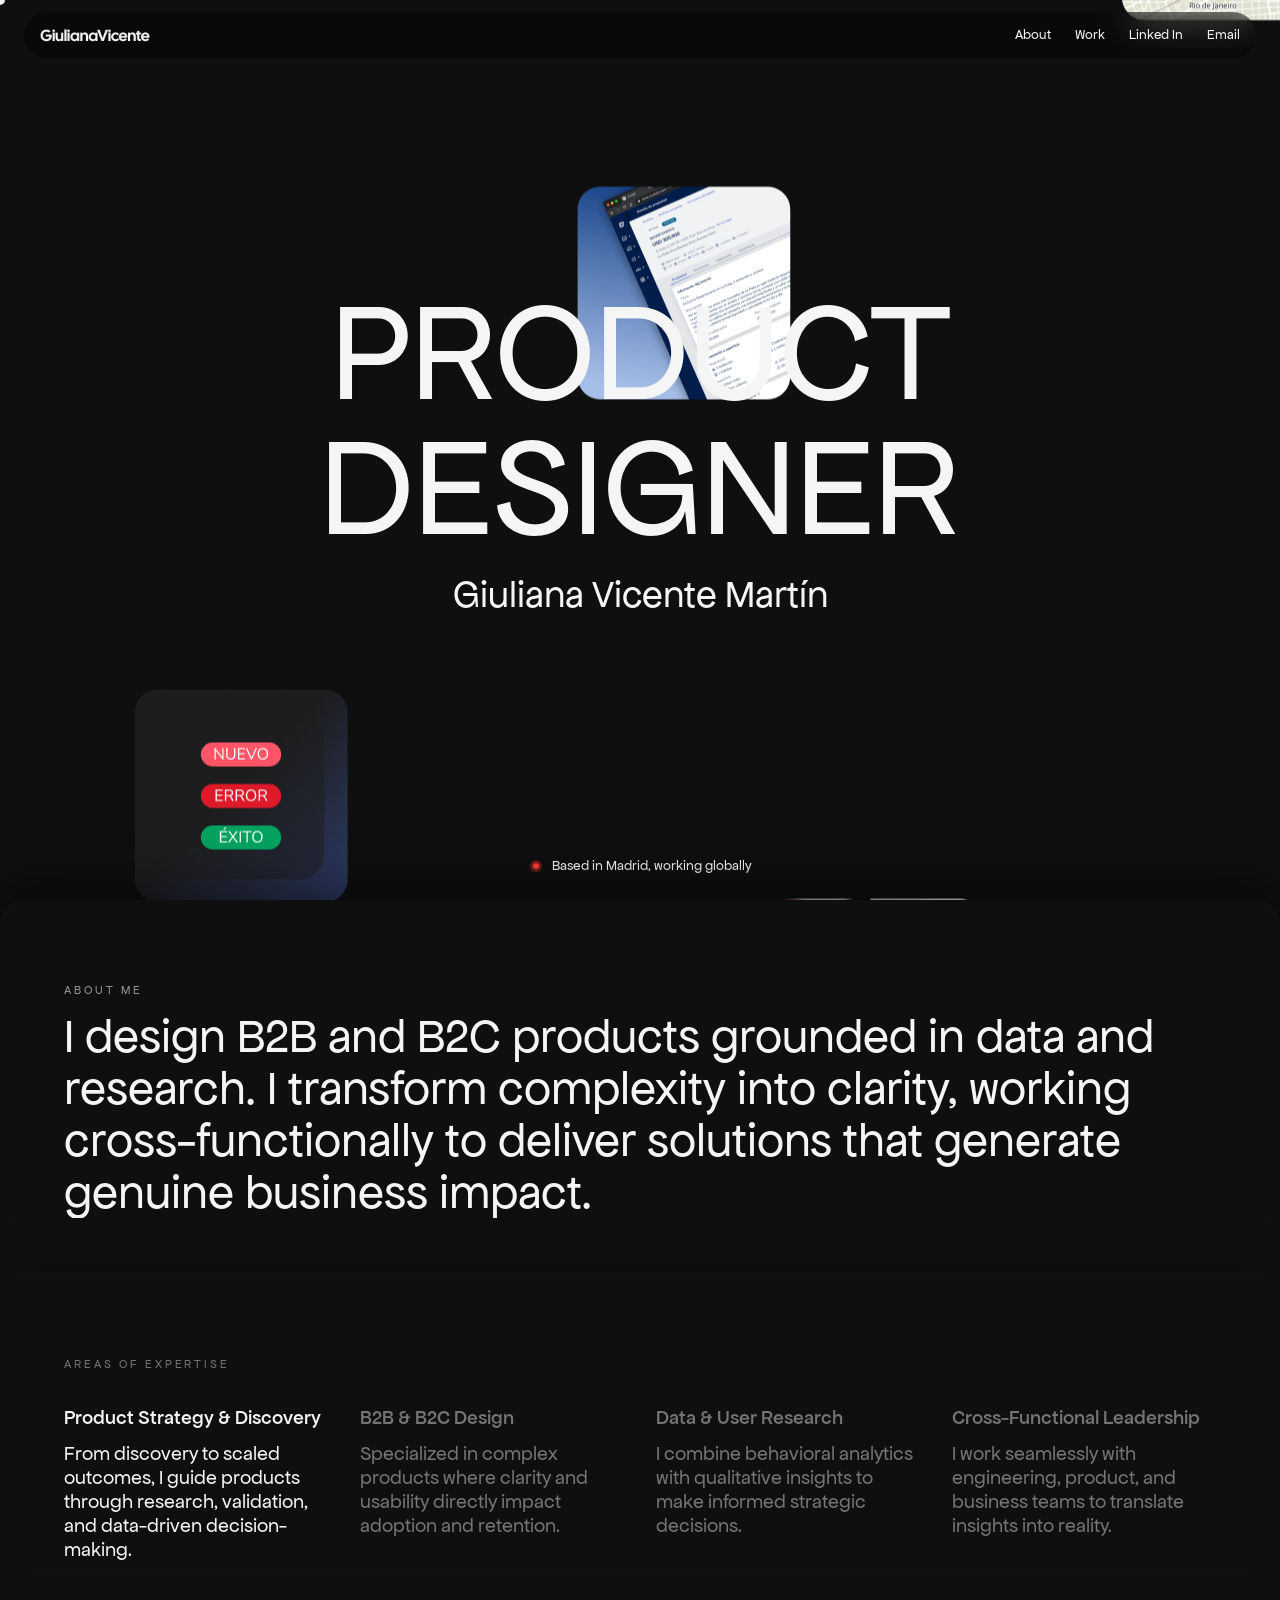
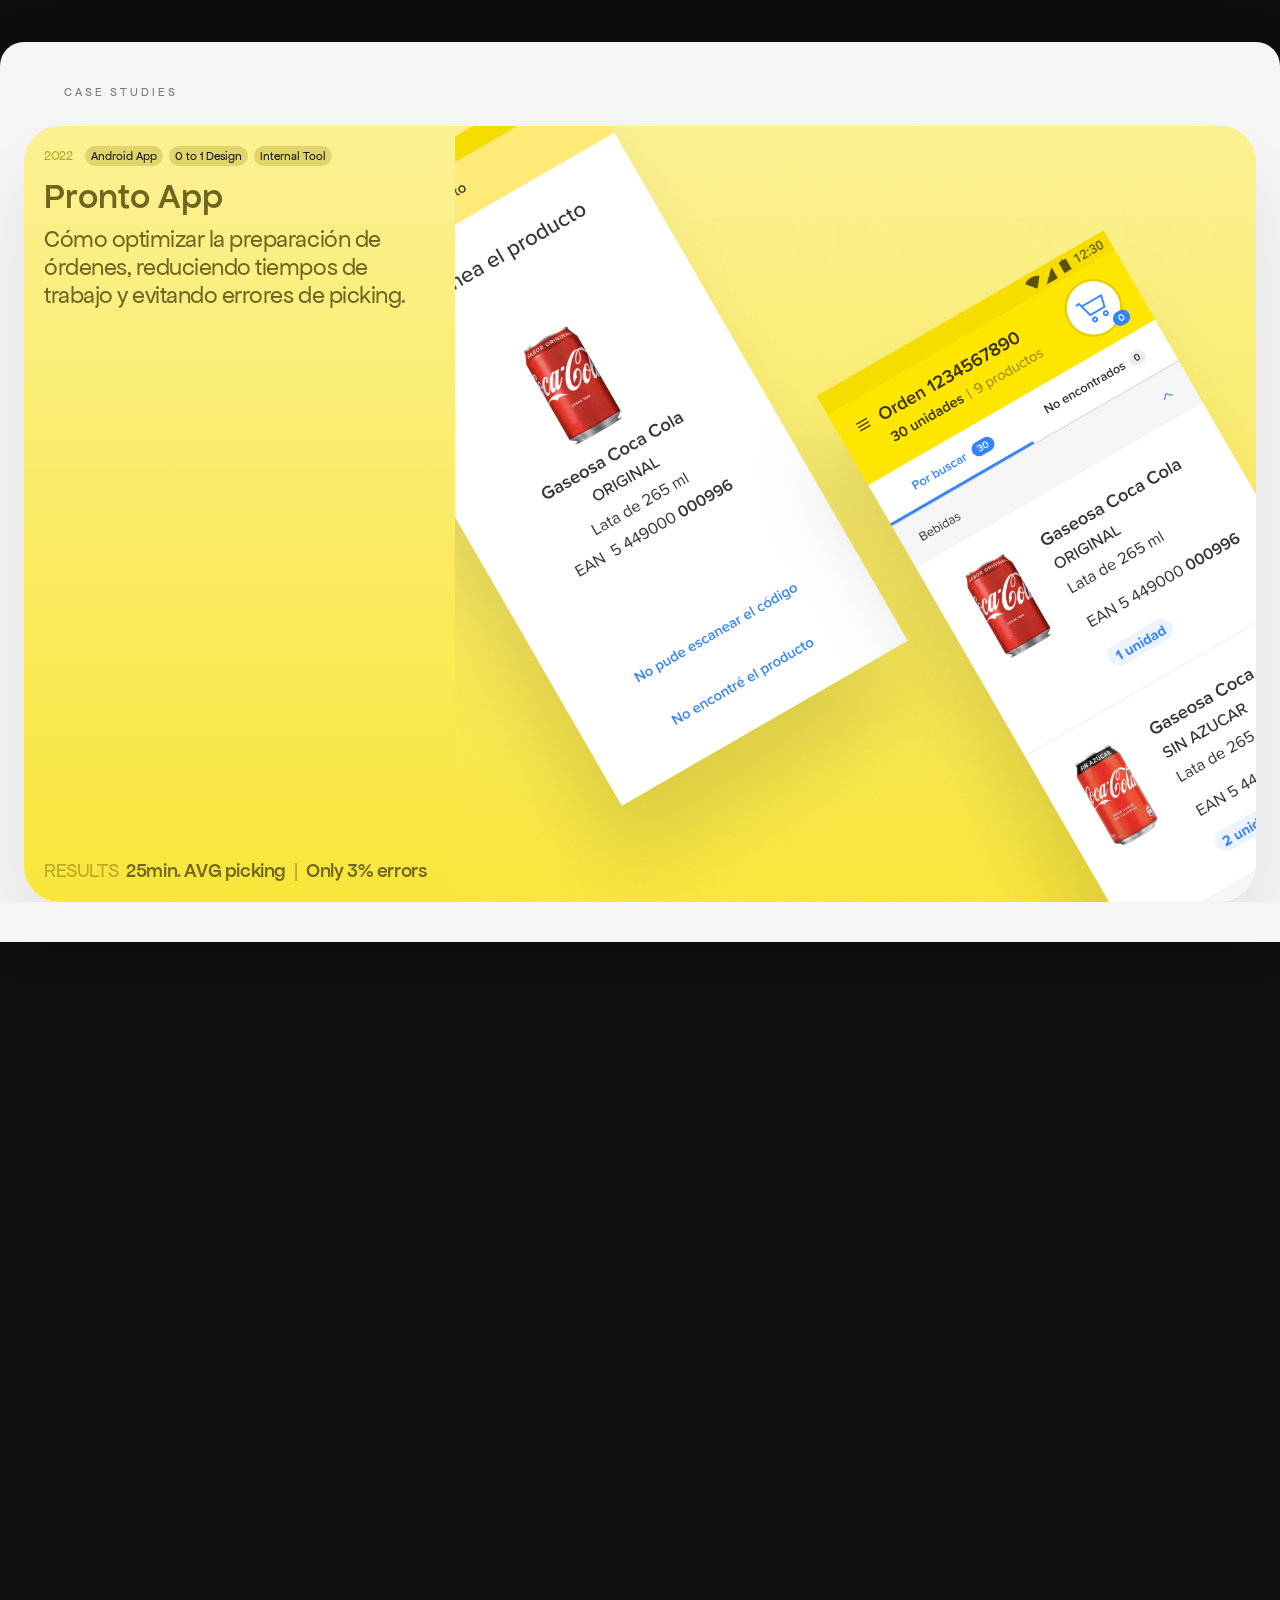
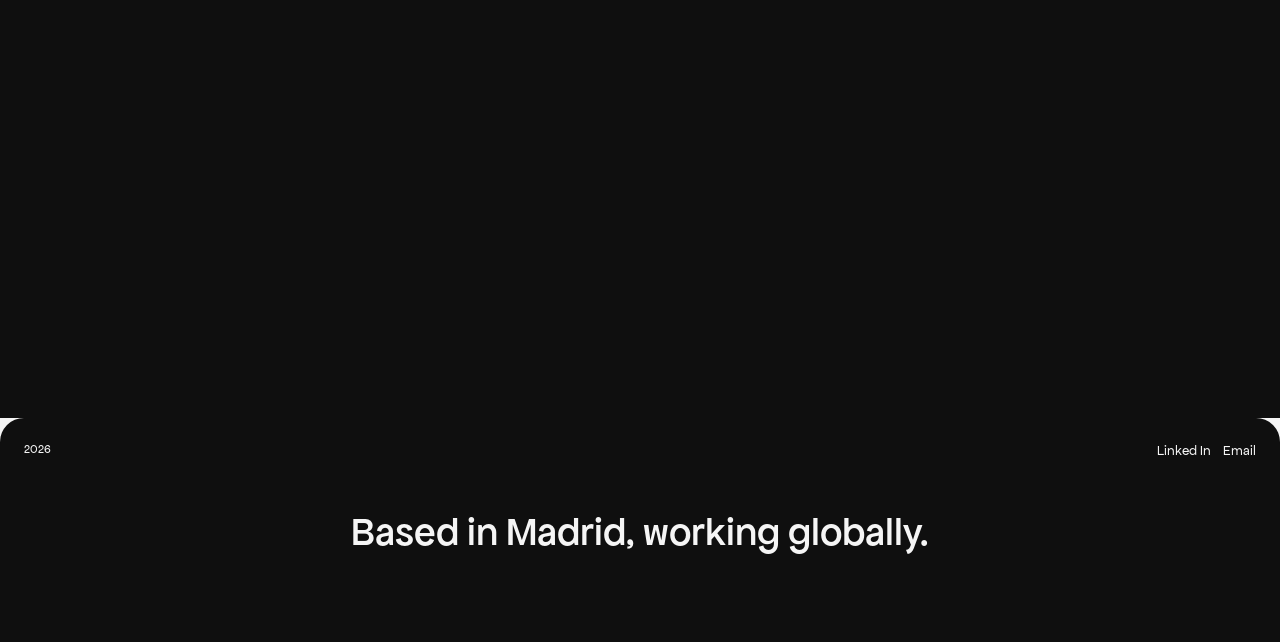
<file: index.html>
<!DOCTYPE html>
<html lang="en">
<head>
  <meta charset="UTF-8">
  <meta name="viewport" content="width=device-width, initial-scale=1.0">
  <title>Giuliana Vicente — Product Designer</title>
  <link rel="apple-touch-icon" sizes="180x180" href="favicon/apple-touch-icon.png">
  <link rel="icon" type="image/png" sizes="16x16" href="favicon/favicon-16x16.png">
  <link rel="icon" type="image/x-icon" href="favicon/favicon.ico">
  <link rel="manifest" href="favicon/site.webmanifest">
  <link rel="stylesheet" href="style.css?v=14">
</head>
<body>

  <div id="page-curtain"></div>

  <!-- Custom cursor -->
  <div id="cursor-dot"></div>
  <div id="cursor-bubble"><span id="cursor-bubble-text">See project</span></div>

  <!-- Navbar -->
  <nav class="navbar">
    <div class="navbar-inner">
      <a href="index.html" class="navbar-logo">
        <img src="images/logo.png" alt="Giuliana Vicente">
      </a>
      <div class="navbar-location">
        <div class="location-dot">
          <span class="dot-ring"></span>
          <span class="dot-core"></span>
        </div>
        <span>Based in Madrid, working globally</span>
      </div>
      <div class="navbar-links">
        <a href="about.html">About</a>
        <a href="work.html">Work</a>
        <a href="https://www.linkedin.com/in/giuliana-vicente/" target="_blank" rel="noopener">Linked In</a>
        <a href="mailto:giuvicente23@gmail.com">Email</a>
      </div>
      <button class="navbar-hamburger" aria-label="Open menu" aria-expanded="false" aria-controls="mobile-menu">
        <span class="ham-line"></span>
        <span class="ham-line"></span>
        <span class="ham-line"></span>
      </button>
    </div>
  </nav>

  <!-- Mobile menu overlay -->
  <div class="mobile-menu" id="mobile-menu" aria-hidden="true">
    <div class="mobile-menu-inner">
      <button class="mobile-menu-close" aria-label="Close menu">✕</button>
      <nav class="mobile-menu-links">
        <a href="index.html" class="nav-active">Home</a>
        <a href="about.html">About</a>
        <a href="work.html">Work</a>
        <a href="https://www.linkedin.com/in/giuliana-vicente/" target="_blank" rel="noopener">Linked In</a>
        <a href="mailto:giuvicente23@gmail.com">Email</a>
      </nav>
    </div>
  </div>

  <!-- Hero -->
  <section class="hero">
    <div class="hero-bg">
      <picture>
        <source media="(max-width: 374px)" srcset="images/hero-background-mobile.png">
        <source media="(max-width: 768px)" srcset="images/hero-background-tablet.png">
        <img class="hero-bg-img" src="images/hero-background.png?v=6" alt="">
      </picture>
    </div>
    <div class="hero-location-mobile">
      <div class="location-dot">
        <span class="dot-ring"></span>
        <span class="dot-core"></span>
      </div>
      <span>Based in Madrid, working globally</span>
    </div>
    <div class="hero-text">
      <h1 class="hero-title hero-line--product">PRODUCT</h1>
      <h1 class="hero-title hero-line--designer">DESIGNER</h1>
      <p class="hero-name">Giuliana Vicente Martín</p>
    </div>
  </section>

  <!-- About Me -->
  <section class="description" id="about">
    <span class="label"><span class="about-line-wrap"><span class="about-line-inner">ABOUT ME</span></span></span>
    <p><span class="about-line-wrap"><span class="about-line-inner">I design B2B and B2C products grounded in data and research. I transform complexity into clarity, working cross-functionally to deliver solutions that generate genuine business impact.</span></span></p>
  </section>

  <!-- Areas of Expertise -->
  <section class="wow">
    <span class="label label--dark">AREAS OF EXPERTISE</span>
    <div class="wow-cols">
      <div class="wow-col wow-col--active" data-wow-index="0">
        <h3>Product Strategy &amp; Discovery</h3>
        <p>From discovery to scaled outcomes, I guide products through research, validation, and data-driven decision-making.</p>
      </div>
      <div class="wow-col" data-wow-index="1">
        <h3>B2B &amp; B2C Design</h3>
        <p>Specialized in complex products where clarity and usability directly impact adoption and retention.</p>
      </div>
      <div class="wow-col" data-wow-index="2">
        <h3>Data &amp; User Research</h3>
        <p>I combine behavioral analytics with qualitative insights to make informed strategic decisions.</p>
      </div>
      <div class="wow-col" data-wow-index="3">
        <h3>Cross-Functional Leadership</h3>
        <p>I work seamlessly with engineering, product, and business teams to translate insights into reality.</p>
      </div>
    </div>
  </section>

  <!-- Case Studies -->
  <section class="case-studies" id="work">
    <div class="cs-sticky">
      <div class="cs-header">
        <span class="label label--dark">CASE STUDIES</span>
      </div>
      <div class="cs-track">
        <div class="cs-cards">

          <a href="pronto-app.html" class="card-row" style="--card-bg:#fbf193; --card-bg-mobile:#fbf191; --card-text:#6d6520; --card-gradient: linear-gradient(to bottom, #fbf193, #f9e63a); --card-img-gradient: linear-gradient(to bottom, #fbf193, #f9e63a); --card-secondary:#b7a825; --outcome-label-color:#b7a825; --tag-bg:#e0d56d; text-decoration:none; display:flex;">
            <div class="card">
              <div class="card-top">
                <div class="card-meta">
                  <span class="card-year">2022</span>
                  <div class="card-tags">
                    <span class="tag">Android App</span>
                    <span class="tag">0 to 1 Design</span>
                    <span class="tag">Internal Tool</span>
                  </div>
                </div>
                <h3>Pronto App</h3>
                <p>Cómo optimizar la preparación de órdenes, reduciendo tiempos de trabajo y evitando errores de picking.</p>
              </div>
              <div class="card-outcome">
                <span class="outcome-label">RESULTS</span>
                <span class="card-metric">25min. AVG picking</span>
                <span class="outcome-sep">|</span>
                <span class="card-metric">Only 3% errors</span>
              </div>
            </div>
            <div class="card-img">
              <img src="images/case_study_03.png" alt="Pronto App project">
            </div>
          </a>

          <div class="card-row" style="--card-bg:#3ed473; --card-bg-mobile:#adeeae; --card-text:#0a3518; --card-gradient: linear-gradient(to bottom, #3ed473, #afeeaf); --card-img-gradient: linear-gradient(to bottom, #3ed473, #afeeaf); --card-secondary:#239a43; --outcome-label-color:#239a43; --tag-bg:#9be9a5;">
            <div class="card">
              <div class="card-top">
                <div class="card-meta">
                  <span class="card-year">2025</span>
                  <div class="card-tags">
                    <span class="tag">Communication Flow</span>
                  </div>
                </div>
                <h3>Advisory Communications</h3>
                <p>Improve conversion rates across the funnel for Mexico advisors to deliver better customer service.</p>
              </div>
              <div class="card-outcome">
                <span class="outcome-label">RESULTS</span>
                <span class="card-metric">+12% CR Visit</span>
              </div>
            </div>
            <div class="card-img">
              <img src="images/case_study_01.png" alt="Advisory Communications project">
            </div>
          </div>

          <a href="property.html" class="card-row" style="--card-bg:#3b62a0; --card-bg-mobile:#355b98; --card-text:#edf1ff; --card-gradient: linear-gradient(to bottom, #3b62a0, #94afdc); --card-img-gradient: linear-gradient(to bottom, #3b62a0, #94afdc); --card-secondary:#91adda; --outcome-label-color:#2c3279; --tag-bg:#91adda; text-decoration:none; display:flex;">
            <div class="card">
              <div class="card-top">
                <div class="card-meta">
                  <span class="card-year">2024</span>
                  <div class="card-tags">
                    <span class="tag">Web Responsive</span>
                    <span class="tag">Redesign</span>
                    <span class="tag">SaaS</span>
                  </div>
                </div>
                <h3>Property Detail Page</h3>
                <p>Optimizing the Property Detail Page to reduce support tickets.</p>
              </div>
              <div class="card-outcome">
                <span class="outcome-label">RESULTS</span>
                <span class="card-metric">-80% support tickets</span>
              </div>
            </div>
            <div class="card-img">
              <img src="images/case_study_02.png" alt="Property Detail Page project">
            </div>
          </a>

        </div>
      </div>
    </div>
  </section>

  <!-- Footer -->
  <div class="footer-bg footer-bg--light">
  <footer class="footer--dark" id="contact">
    <div class="footer-inner">
      <span class="footer-year">2026</span>
      <p class="footer-tagline">Based in Madrid, working globally.</p>
      <div class="footer-social">
        <a href="https://www.linkedin.com/in/giuliana-vicente/" target="_blank" rel="noopener">Linked In</a>
        <a href="mailto:giuvicente23@gmail.com">Email</a>
      </div>
    </div>
  </footer>
  </div>

  <script>
    // ── Page transition ───────────────────────────────────────────────────
    var curtain = document.getElementById('page-curtain');
    curtain.classList.add('curtain-exit');
    document.addEventListener('click', function(e) {
      var link = e.target.closest('a');
      if (!link) return;
      var href = link.getAttribute('href');
      if (!href || link.target === '_blank' || href.startsWith('http') || href.startsWith('mailto') || href.startsWith('tel') || href.startsWith('#')) return;
      e.preventDefault();
      curtain.classList.remove('curtain-exit');
      curtain.classList.add('curtain-enter');
      setTimeout(function() { window.location.href = href; }, 550);
    });

    // ── Hero: mask-clip reveal (left→right per line, then name fade up) ──
    (function() {
      var lineProduct  = document.querySelector('.hero-line--product');
      var lineDesigner = document.querySelector('.hero-line--designer');
      var name         = document.querySelector('.hero-name');

      function wrapReveal(el, delay) {
        var text = el.textContent;
        el.innerHTML =
          '<span class="line-mask"><span class="line-reveal" style="animation-delay:' + delay + 's">' +
          text + '</span></span>';
      }

      wrapReveal(lineProduct,  0.1);
      wrapReveal(lineDesigner, 0.45);

      name.innerHTML =
        '<span class="line-mask name-mask"><span class="name-reveal" style="animation-delay:0.75s">' +
        name.textContent + '</span></span>';
    })();

    // ── Areas of Expertise: hover + auto-cycling ──────────────────────────
    (function() {
      var wowCols = document.querySelectorAll('.wow-col');
      var current = 0;
      var hovering = false;

      function setActive(i) {
        wowCols.forEach(function(c) { c.classList.remove('wow-col--active'); });
        wowCols[i].classList.add('wow-col--active');
        current = i;
      }

      wowCols.forEach(function(col, i) {
        col.addEventListener('mouseenter', function() {
          hovering = true;
          setActive(i);
        });
      });

      var wowSection = document.querySelector('.wow');
      if (wowSection) {
        wowSection.addEventListener('mouseleave', function() {
          hovering = false;
        });
      }

      setInterval(function() {
        if (!hovering) {
          setActive((current + 1) % wowCols.length);
        }
      }, 3000);
    })();

    // ── Custom cursor ─────────────────────────────────────────────────────
    var cursorDot    = document.getElementById('cursor-dot');
    var cursorBubble = document.getElementById('cursor-bubble');
    var cursorX = window.innerWidth / 2;
    var cursorY = window.innerHeight / 2;
    var rafPending = false;

    document.addEventListener('mousemove', function(e) {
      cursorX = e.clientX;
      cursorY = e.clientY;
      if (!rafPending) {
        rafPending = true;
        requestAnimationFrame(function() {
          cursorDot.style.left    = cursorX + 'px';
          cursorDot.style.top     = cursorY + 'px';
          cursorBubble.style.left = cursorX + 'px';
          cursorBubble.style.top  = cursorY + 'px';
          rafPending = false;
        });
      }
    });

    var bubbleText = document.getElementById('cursor-bubble-text');

    document.querySelectorAll('.card-row').forEach(function(row) {
      row.addEventListener('mouseenter', function() {
        bubbleText.textContent = 'See project';
        document.body.classList.add('cursor-on-card');
      });
      row.addEventListener('mouseleave', function() {
        document.body.classList.remove('cursor-on-card');
      });
    });

    // ── Hero background parallax ──────────────────────────────────────────
    (function() {
      var bgImg = document.querySelector('.hero-bg-img');
      var targetX = 0, targetY = 0;
      var currentX = 0, currentY = 0;
      var maxOffsetX = 0, maxOffsetY = 0;

      function computeOffsets() {
        maxOffsetX = Math.max(0, (bgImg.offsetWidth  - window.innerWidth)  / 2);
        maxOffsetY = Math.max(0, (bgImg.offsetHeight - window.innerHeight) / 2);
      }

      bgImg.addEventListener('load', computeOffsets);
      window.addEventListener('resize', computeOffsets);
      if (bgImg.complete) computeOffsets();

      document.addEventListener('mousemove', function(e) {
        var nx = (e.clientX / window.innerWidth)  * 2 - 1; // -1 … +1
        var ny = (e.clientY / window.innerHeight) * 2 - 1;
        targetX = -nx * maxOffsetX;
        targetY = -ny * maxOffsetY;
      });

      (function loop() {
        currentX += (targetX - currentX) * 0.07;
        currentY += (targetY - currentY) * 0.07;
        bgImg.style.transform =
          'translate(calc(-50% + ' + currentX.toFixed(2) + 'px), calc(-50% + ' + currentY.toFixed(2) + 'px))';
        requestAnimationFrame(loop);
      })();
    })();

    // ── Navbar active state ────────────────────────────────────────────────
    (function() {
      var navWork = document.querySelector('.navbar-links a[href="#work"], .navbar-links a[href="index.html#work"]');
      if (!navWork) return;
      var sections = ['#work'];
      var observer = new IntersectionObserver(function(entries) {
        entries.forEach(function(entry) {
          if (entry.isIntersecting) {
            navWork.classList.add('nav-active');
          } else {
            navWork.classList.remove('nav-active');
          }
        });
      }, { threshold: 0.1 });
      var workSection = document.querySelector('#work');
      if (workSection) observer.observe(workSection);
    })();

    // ── Description section line reveal ───────────────────────────────────
    (function() {
      var descSection = document.querySelector('.description');
      if (!descSection) return;
      var descLines = descSection.querySelectorAll('.about-line-inner');
      var observer = new IntersectionObserver(function(entries) {
        if (entries[0].isIntersecting) {
          descLines.forEach(function(line, i) {
            setTimeout(function() { line.classList.add('line-revealed'); }, 60 + i * 140);
          });
          observer.unobserve(descSection);
        }
      }, { threshold: 0.15 });
      observer.observe(descSection);
    })();


// ── Footer slide-up from below ─────────────────────────────────────────
    var footerEl = document.querySelector('footer');
    var footerObserver = new IntersectionObserver(function(entries) {
      entries.forEach(function(entry) {
        if (entry.isIntersecting) {
          footerEl.classList.add('footer-visible');
          footerObserver.unobserve(footerEl);
        }
      });
    }, { threshold: 0.05 });
    footerObserver.observe(footerEl);

    // ── Mobile hamburger menu ──────────────────────────────────────────────
    (function() {
      var btn   = document.querySelector('.navbar-hamburger');
      var menu  = document.getElementById('mobile-menu');
      var close = document.querySelector('.mobile-menu-close');
      if (!btn || !menu) return;

      function openMenu() {
        menu.classList.add('is-open');
        btn.classList.add('is-active');
        document.body.classList.add('menu-open');
        btn.setAttribute('aria-expanded', 'true');
        menu.setAttribute('aria-hidden', 'false');
      }
      function closeMenu() {
        menu.classList.remove('is-open');
        btn.classList.remove('is-active');
        document.body.classList.remove('menu-open');
        btn.setAttribute('aria-expanded', 'false');
        menu.setAttribute('aria-hidden', 'true');
      }

      btn.addEventListener('click', openMenu);
      if (close) close.addEventListener('click', closeMenu);
      menu.querySelectorAll('a').forEach(function(a) {
        a.addEventListener('click', closeMenu);
      });
    })();

    // ── Scroll reveal for sections ─────────────────────────────────────────
    // Add stagger delays to grouped elements
    document.querySelectorAll('.card-row').forEach(function(el, i) {
      el.style.setProperty('--delay', i);
    });
    document.querySelectorAll('.exp-item').forEach(function(el, i) {
      el.style.setProperty('--delay', i);
    });
    document.querySelectorAll('.wow-col').forEach(function(el, i) {
      el.style.setProperty('--delay', i);
    });

    var revealEls = document.querySelectorAll(
      '.description p, .wow-col, ' +
      '.label, .card-row, .exp-item, .skill-tags'
    );

    var observer = new IntersectionObserver(function(entries) {
      entries.forEach(function(entry) {
        if (entry.isIntersecting) {
          entry.target.classList.add('revealed');
          observer.unobserve(entry.target);
        }
      });
    }, { threshold: 0.1 });

    revealEls.forEach(function(el) {
      el.classList.add('reveal-on-scroll');
      observer.observe(el);
    });

    // ── Case Studies scroll-snap por card ────────────────────────────────
    (function() {
      var csSection = document.querySelector('.case-studies');
      var csCards   = document.querySelector('.cs-cards');
      var csTrack   = document.querySelector('.cs-track');
      if (!csSection || !csCards || !csTrack) return;

      var mq       = window.matchMedia('(max-width: 768px)');
      var cardRows = csSection.querySelectorAll('.card-row');
      var N        = cardRows.length;
      var GAP      = 12; // px, igual que el gap CSS

      function setHeight() {
        if (mq.matches) {
          csSection.style.height = '';
          csCards.style.transform = '';
          cardRows.forEach(function(row) { row.style.height = ''; });
          return;
        }
        // Cada card ocupa el track visible menos sus paddings top/bottom
        var trackStyle  = window.getComputedStyle(csTrack);
        var padTop      = parseFloat(trackStyle.paddingTop);
        var padBot      = parseFloat(trackStyle.paddingBottom);
        var trackH      = csTrack.clientHeight - padTop - padBot;
        cardRows.forEach(function(row) {
          row.style.height = trackH + 'px';
        });
        // Cada card tiene un viewport completo de scroll + uno extra de dwell en la última
        csSection.style.height = (window.innerHeight * (N + 1)) + 'px';
        // En desktop las cards ocultas por clip nunca disparan el IntersectionObserver → revelarlas ya
        cardRows.forEach(function(row) { row.classList.add('revealed'); });
      }

      function onScroll() {
        if (mq.matches) return;
        var rect      = csSection.getBoundingClientRect();
        var scrolled  = -rect.top;
        var maxScroll = csSection.offsetHeight - window.innerHeight;
        var progress  = Math.max(0, Math.min(1, scrolled / maxScroll));

        // Cada card ocupa 1/N del recorrido; la última tiene dwell hasta el final
        var rawIndex  = Math.min(progress * N, N - 1);
        var cardIndex = Math.round(rawIndex);
        var tStyle    = window.getComputedStyle(csTrack);
        var pTop      = parseFloat(tStyle.paddingTop);
        var pBot      = parseFloat(tStyle.paddingBottom);
        var cardH     = csTrack.clientHeight - pTop - pBot;
        var snapY     = -(cardIndex * (cardH + GAP));
        csCards.style.transform = 'translateY(' + snapY.toFixed(2) + 'px)';
      }

      setHeight();
      window.addEventListener('resize', function() { setHeight(); onScroll(); });
      window.addEventListener('scroll', onScroll, { passive: true });
      onScroll();
    })();
  </script>

</body>
</html>
</file>
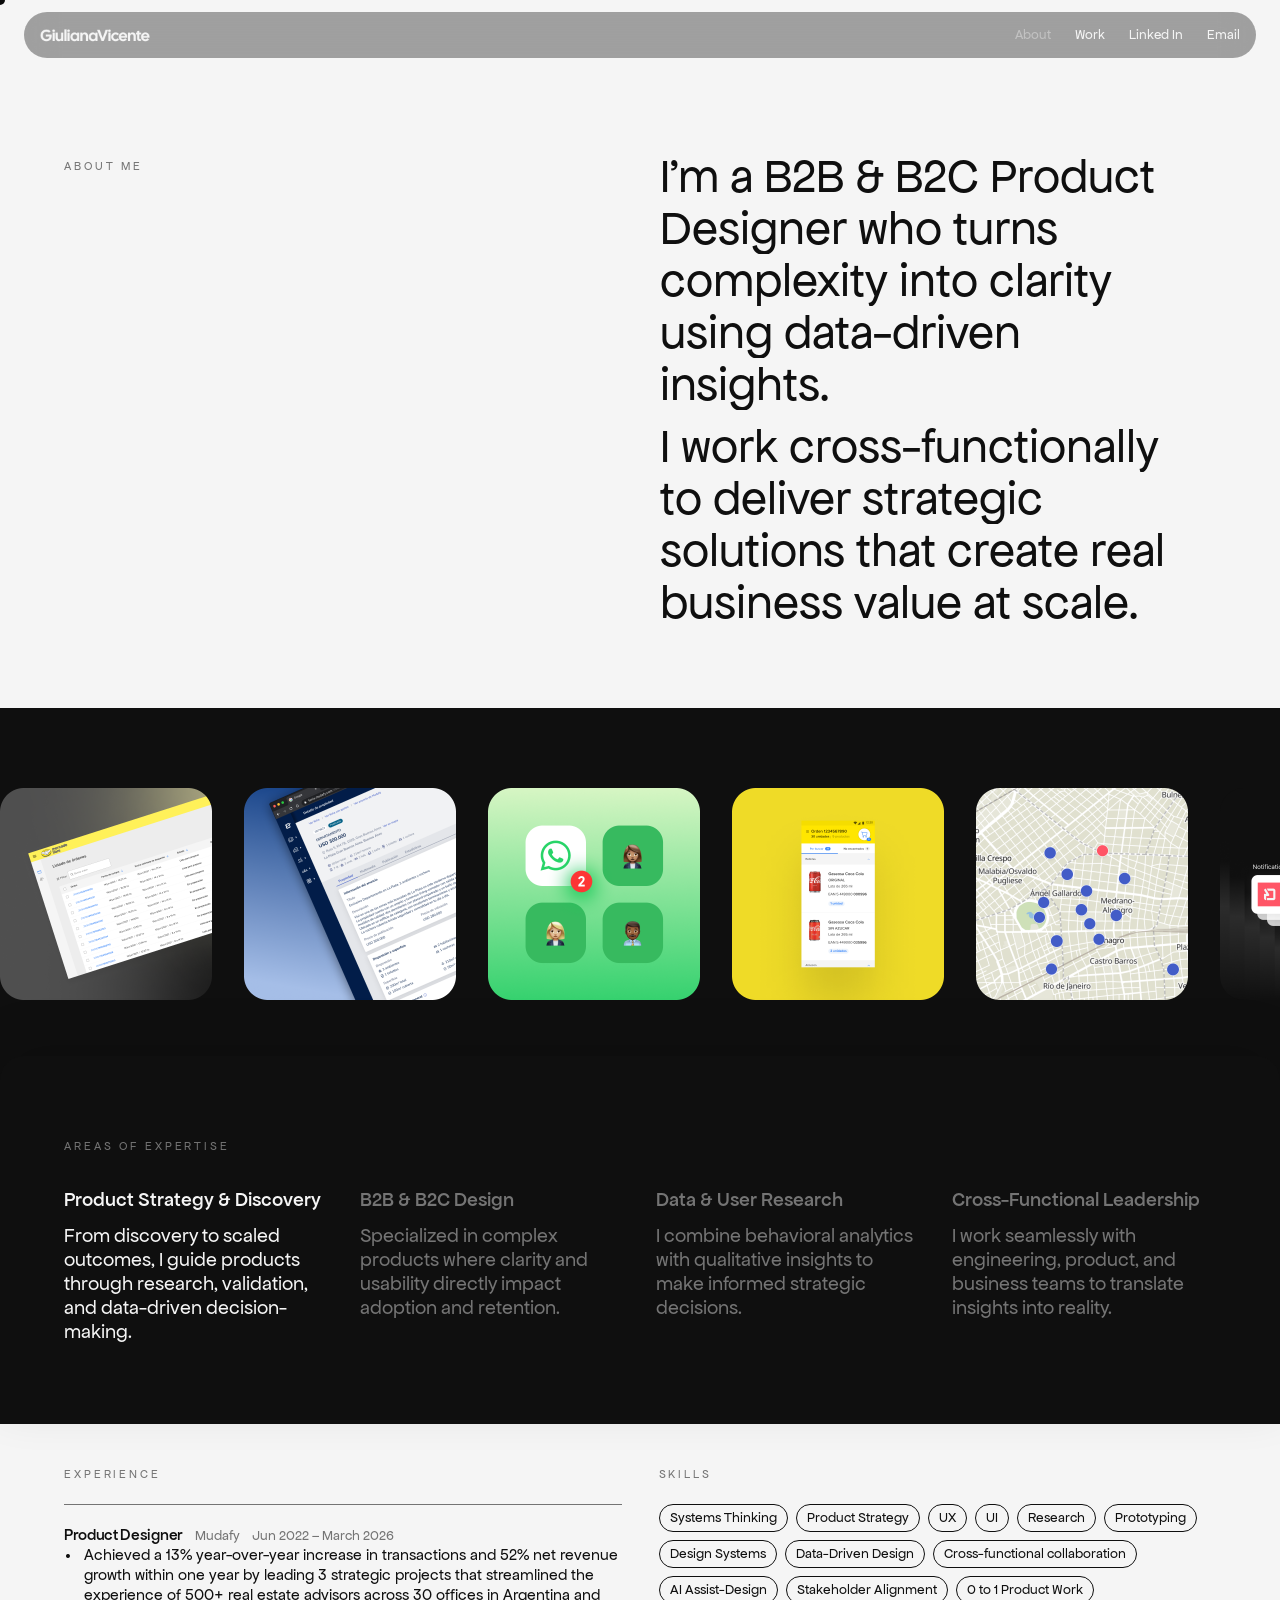
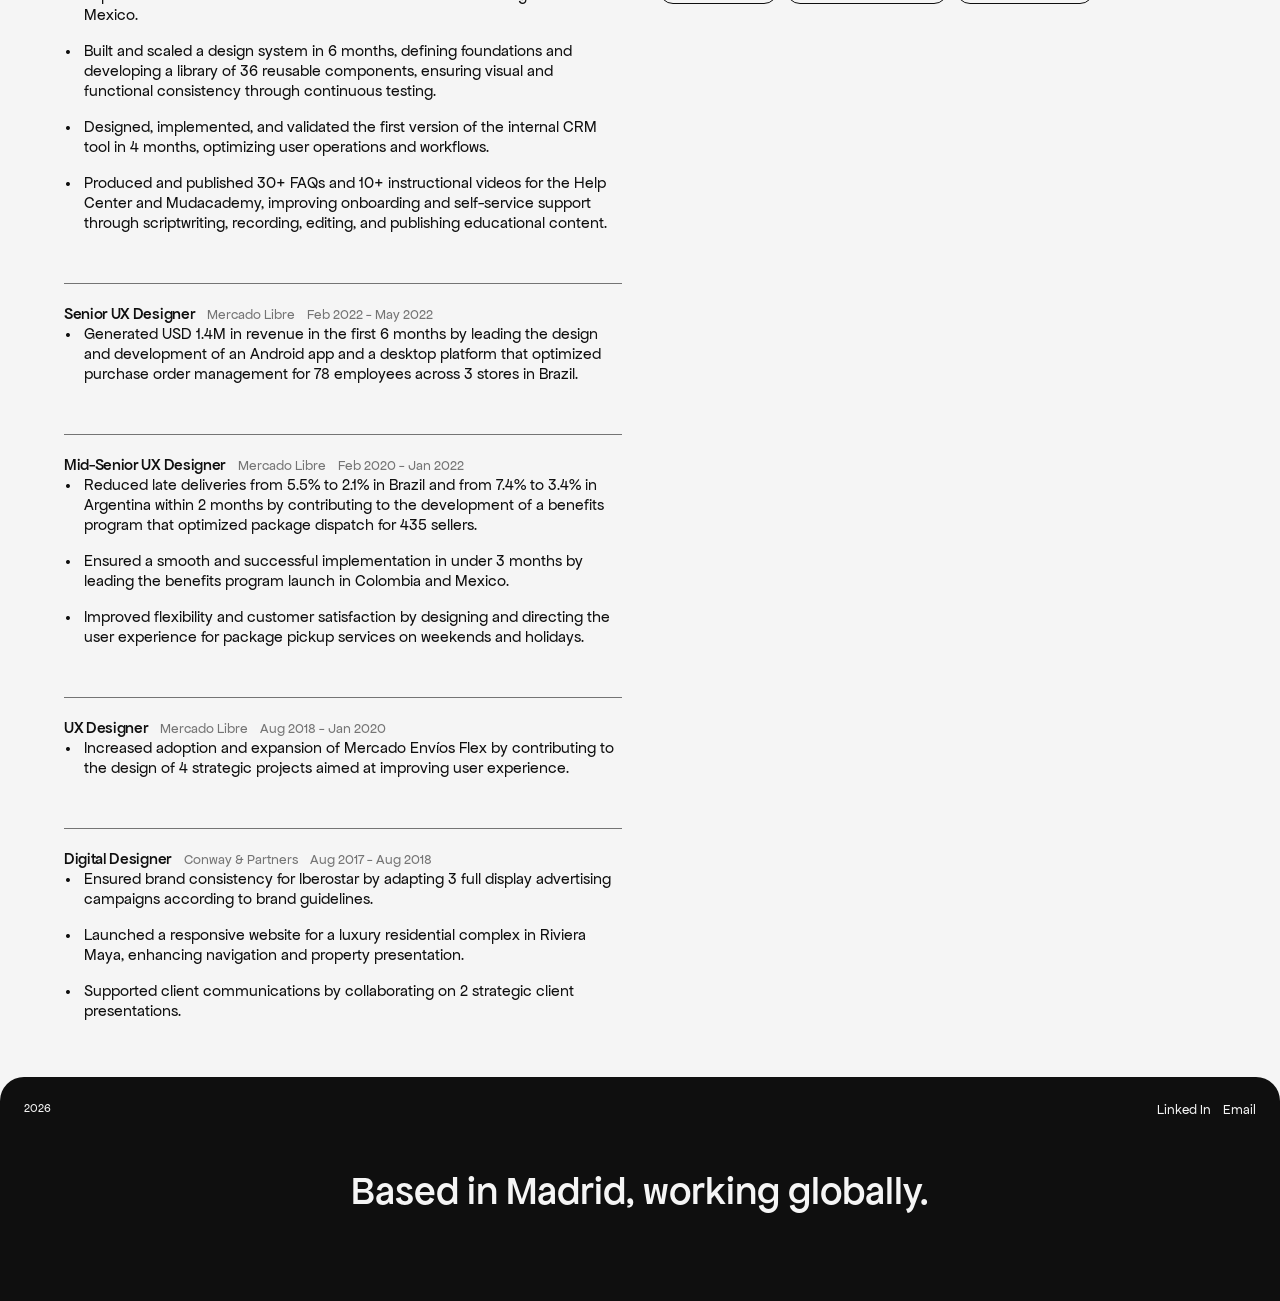
<file: about.html>
<!DOCTYPE html>
<html lang="en">
<head>
  <meta charset="UTF-8">
  <meta name="viewport" content="width=device-width, initial-scale=1.0">
  <title>About — Giuliana Vicente</title>
  <link rel="apple-touch-icon" sizes="180x180" href="favicon/apple-touch-icon.png">
  <link rel="icon" type="image/png" sizes="16x16" href="favicon/favicon-16x16.png">
  <link rel="icon" type="image/x-icon" href="favicon/favicon.ico">
  <link rel="manifest" href="favicon/site.webmanifest">
  <link rel="stylesheet" href="style.css?v=14">
</head>
<body class="about-page">

  <div id="page-curtain"></div>

  <!-- Custom cursor -->
  <div id="cursor-dot"></div>
  <div id="cursor-bubble"><span id="cursor-bubble-text">See project</span></div>

  <!-- Navbar -->
  <nav class="navbar">
    <div class="navbar-inner">
      <a href="index.html" class="navbar-logo">
        <img src="images/logo.png" alt="Giuliana Vicente">
      </a>
      <div class="navbar-location">
        <div class="location-dot">
          <span class="dot-ring"></span>
          <span class="dot-core"></span>
        </div>
        <span>Based in Madrid, working globally</span>
      </div>
      <div class="navbar-links">
        <a href="about.html" class="nav-active">About</a>
        <a href="work.html">Work</a>
        <a href="https://www.linkedin.com/in/giuliana-vicente/" target="_blank" rel="noopener">Linked In</a>
        <a href="mailto:giuvicente23@gmail.com">Email</a>
      </div>
      <button class="navbar-hamburger" aria-label="Open menu" aria-expanded="false" aria-controls="mobile-menu">
        <span class="ham-line"></span>
        <span class="ham-line"></span>
        <span class="ham-line"></span>
      </button>
    </div>
  </nav>

  <!-- Mobile menu overlay -->
  <div class="mobile-menu" id="mobile-menu" aria-hidden="true">
    <div class="mobile-menu-inner">
      <button class="mobile-menu-close" aria-label="Close menu">✕</button>
      <nav class="mobile-menu-links">
        <a href="index.html">Home</a>
        <a href="about.html" class="nav-active">About</a>
        <a href="work.html">Work</a>
        <a href="https://www.linkedin.com/in/giuliana-vicente/" target="_blank" rel="noopener">Linked In</a>
        <a href="mailto:giuvicente23@gmail.com">Email</a>
      </nav>
    </div>
  </div>

  <!-- Main content -->
  <main class="about-main">

    <!-- Description -->
    <section class="about-description">
      <div class="about-desc-left">
        <span class="about-line-wrap"><span class="about-line-inner about-me-label">ABOUT ME</span></span>
      </div>
      <div class="about-desc-right">
        <p class="about-intro">I'm a B2B &amp; B2C Product Designer who turns complexity into clarity using data-driven insights.</p>
        <p class="about-intro">I work cross-functionally to deliver strategic solutions that create real business value at scale.</p>
      </div>
    </section>

    <!-- Photo marquee -->
    <section class="about-marquee">
      <div class="about-marquee-track">
        <img src="images/about/about1.png" alt="">
        <img src="images/about/about2.png" alt="">
        <img src="images/about/about3.png" alt="">
        <img src="images/about/about4.png" alt="">
        <img src="images/about/about5.png" alt="">
        <img src="images/about/about6.png" alt="">
        <img src="images/about/about7.png" alt="">
        <img src="images/about/about8.png" alt="">
        <img src="images/about/about9.png" alt="">
        <!-- Duplicate for seamless loop -->
        <img src="images/about/about1.png" alt="">
        <img src="images/about/about2.png" alt="">
        <img src="images/about/about3.png" alt="">
        <img src="images/about/about4.png" alt="">
        <img src="images/about/about5.png" alt="">
        <img src="images/about/about6.png" alt="">
        <img src="images/about/about7.png" alt="">
        <img src="images/about/about8.png" alt="">
        <img src="images/about/about9.png" alt="">
      </div>
    </section>

    <!-- Areas of Expertise -->
    <section class="wow">
      <span class="label label--dark">AREAS OF EXPERTISE</span>
      <div class="wow-cols">
        <div class="wow-col wow-col--active" data-wow-index="0">
          <h3>Product Strategy &amp; Discovery</h3>
          <p>From discovery to scaled outcomes, I guide products through research, validation, and data-driven decision-making.</p>
        </div>
        <div class="wow-col" data-wow-index="1">
          <h3>B2B &amp; B2C Design</h3>
          <p>Specialized in complex products where clarity and usability directly impact adoption and retention.</p>
        </div>
        <div class="wow-col" data-wow-index="2">
          <h3>Data &amp; User Research</h3>
          <p>I combine behavioral analytics with qualitative insights to make informed strategic decisions.</p>
        </div>
        <div class="wow-col" data-wow-index="3">
          <h3>Cross-Functional Leadership</h3>
          <p>I work seamlessly with engineering, product, and business teams to translate insights into reality.</p>
        </div>
      </div>
    </section>

    <!-- Experience + Skills -->
    <div class="about-body">

      <!-- Experience -->
      <div class="about-experience">
        <span class="label label--dark">EXPERIENCE</span>

        <div class="about-jobs">

          <section class="about-job reveal-on-scroll" style="--delay:0">
            <div class="about-job-title">
              <div class="about-job-role">
                <h3>Product Designer</h3>
                <span class="about-job-company">Mudafy</span>
                <span class="about-job-dates">Jun 2022 – March 2026</span>
              </div>
            </div>
            <div class="about-job-desc">
              <ul>
                <li>Achieved a 13% year-over-year increase in transactions and 52% net revenue growth within one year by leading 3 strategic projects that streamlined the experience of 500+ real estate advisors across 30 offices in Argentina and Mexico.</li>
                <li>Built and scaled a design system in 6 months, defining foundations and developing a library of 36 reusable components, ensuring visual and functional consistency through continuous testing.</li>
                <li>Designed, implemented, and validated the first version of the internal CRM tool in 4 months, optimizing user operations and workflows.</li>
                <li>Produced and published 30+ FAQs and 10+ instructional videos for the Help Center and Mudacademy, improving onboarding and self-service support through scriptwriting, recording, editing, and publishing educational content.</li>
              </ul>
            </div>
          </section>

          <section class="about-job reveal-on-scroll" style="--delay:1">
            <div class="about-job-title">
              <div class="about-job-role">
                <h3>Senior UX Designer</h3>
                <span class="about-job-company">Mercado Libre</span>
                <span class="about-job-dates">Feb 2022 - May 2022</span>
              </div>
            </div>
            <div class="about-job-desc">
              <ul>
                <li>Generated USD 1.4M in revenue in the first 6 months by leading the design and development of an Android app and a desktop platform that optimized purchase order management for 78 employees across 3 stores in Brazil.</li>
              </ul>
            </div>
          </section>

          <section class="about-job reveal-on-scroll" style="--delay:2">
            <div class="about-job-title">
              <div class="about-job-role">
                <h3>Mid-Senior UX Designer</h3>
                <span class="about-job-company">Mercado Libre</span>
                <span class="about-job-dates">Feb 2020 - Jan 2022</span>
              </div>
            </div>
            <div class="about-job-desc">
              <ul>
                <li>Reduced late deliveries from 5.5% to 2.1% in Brazil and from 7.4% to 3.4% in Argentina within 2 months by contributing to the development of a benefits program that optimized package dispatch for 435 sellers.</li>
                <li>Ensured a smooth and successful implementation in under 3 months by leading the benefits program launch in Colombia and Mexico.</li>
                <li>Improved flexibility and customer satisfaction by designing and directing the user experience for package pickup services on weekends and holidays.</li>
              </ul>
            </div>
          </section>

          <section class="about-job reveal-on-scroll" style="--delay:3">
            <div class="about-job-title">
              <div class="about-job-role">
                <h3>UX Designer</h3>
                <span class="about-job-company">Mercado Libre</span>
                <span class="about-job-dates">Aug 2018 - Jan 2020</span>
              </div>
            </div>
            <div class="about-job-desc">
              <ul>
                <li>Increased adoption and expansion of Mercado Envíos Flex by contributing to the design of 4 strategic projects aimed at improving user experience.</li>
              </ul>
            </div>
          </section>

          <section class="about-job reveal-on-scroll" style="--delay:4">
            <div class="about-job-title">
              <div class="about-job-role">
                <h3>Digital Designer</h3>
                <span class="about-job-company">Conway &amp; Partners</span>
                <span class="about-job-dates">Aug 2017 - Aug 2018</span>
              </div>
            </div>
            <div class="about-job-desc">
              <ul>
                <li>Ensured brand consistency for Iberostar by adapting 3 full display advertising campaigns according to brand guidelines.</li>
                <li>Launched a responsive website for a luxury residential complex in Riviera Maya, enhancing navigation and property presentation.</li>
                <li>Supported client communications by collaborating on 2 strategic client presentations.</li>
              </ul>
            </div>
          </section>

        </div>
      </div>

      <!-- Skills -->
      <div class="about-skills reveal-on-scroll" style="--delay:0">
        <span class="label label--dark">SKILLS</span>
        <div class="about-tags">
          <span class="about-tag">Systems Thinking</span>
          <span class="about-tag">Product Strategy</span>
          <span class="about-tag">UX</span>
          <span class="about-tag">UI</span>
          <span class="about-tag">Research</span>
          <span class="about-tag">Prototyping</span>
          <span class="about-tag">Design Systems</span>
          <span class="about-tag">Data-Driven Design</span>
          <span class="about-tag">Cross-functional collaboration</span>
          <span class="about-tag">AI Assist-Design</span>
          <span class="about-tag">Stakeholder Alignment</span>
          <span class="about-tag">0 to 1 Product Work</span>
        </div>
      </div>

    </div>
  </main>

  <!-- Footer -->
  <div class="footer-bg footer-bg--light">
  <footer class="footer--dark" id="contact">
    <div class="footer-inner">
      <span class="footer-year">2026</span>
      <p class="footer-tagline">Based in Madrid, working globally.</p>
      <div class="footer-social">
        <a href="https://www.linkedin.com/in/giuliana-vicente/" target="_blank" rel="noopener">Linked In</a>
        <a href="mailto:giuvicente23@gmail.com">Email</a>
      </div>
    </div>
  </footer>
  </div>

  <script>
    // ── Page transition ───────────────────────────────────────────────────
    var curtain = document.getElementById('page-curtain');
    curtain.classList.add('curtain-exit');
    document.addEventListener('click', function(e) {
      var link = e.target.closest('a');
      if (!link) return;
      var href = link.getAttribute('href');
      if (!href || link.target === '_blank' || href.startsWith('http') || href.startsWith('mailto') || href.startsWith('tel') || href.startsWith('#')) return;
      e.preventDefault();
      curtain.classList.remove('curtain-exit');
      curtain.classList.add('curtain-enter');
      setTimeout(function() { window.location.href = href; }, 550);
    });

    // ── Custom cursor ──────────────────────────────────────────────────────
    var cursorDot    = document.getElementById('cursor-dot');
    var cursorBubble = document.getElementById('cursor-bubble');
    var cursorX = window.innerWidth / 2;
    var cursorY = window.innerHeight / 2;
    var rafPending = false;

    document.addEventListener('mousemove', function(e) {
      cursorX = e.clientX;
      cursorY = e.clientY;
      if (!rafPending) {
        rafPending = true;
        requestAnimationFrame(function() {
          cursorDot.style.left    = cursorX + 'px';
          cursorDot.style.top     = cursorY + 'px';
          cursorBubble.style.left = cursorX + 'px';
          cursorBubble.style.top  = cursorY + 'px';
          rafPending = false;
        });
      }
    });

    // ── Mobile hamburger menu ──────────────────────────────────────────────
    (function() {
      var btn   = document.querySelector('.navbar-hamburger');
      var menu  = document.getElementById('mobile-menu');
      var close = document.querySelector('.mobile-menu-close');
      if (!btn || !menu) return;

      function openMenu() {
        menu.classList.add('is-open');
        btn.classList.add('is-active');
        document.body.classList.add('menu-open');
        btn.setAttribute('aria-expanded', 'true');
        menu.setAttribute('aria-hidden', 'false');
      }
      function closeMenu() {
        menu.classList.remove('is-open');
        btn.classList.remove('is-active');
        document.body.classList.remove('menu-open');
        btn.setAttribute('aria-expanded', 'false');
        menu.setAttribute('aria-hidden', 'true');
      }

      btn.addEventListener('click', openMenu);
      if (close) close.addEventListener('click', closeMenu);
      menu.querySelectorAll('a').forEach(function(a) {
        a.addEventListener('click', closeMenu);
      });
    })();

    // ── Areas of Expertise: hover + auto-cycling ──────────────────────────
    (function() {
      var wowCols = document.querySelectorAll('.wow-col');
      var current = 0;
      var hovering = false;

      function setActive(i) {
        wowCols.forEach(function(c) { c.classList.remove('wow-col--active'); });
        wowCols[i].classList.add('wow-col--active');
        current = i;
      }

      wowCols.forEach(function(col, i) {
        col.addEventListener('mouseenter', function() {
          hovering = true;
          setActive(i);
        });
      });

      var wowSection = document.querySelector('.wow');
      if (wowSection) {
        wowSection.addEventListener('mouseleave', function() {
          hovering = false;
        });
      }

      setInterval(function() {
        if (!hovering) {
          setActive((current + 1) % wowCols.length);
        }
      }, 3000);
    })();

    // ── First-fold line-by-line reveal ────────────────────────────────────
    (function() {
      // Split a paragraph into its visually-rendered lines using offsetTop
      function splitIntoLines(para) {
        var text = para.textContent.trim();
        var words = text.split(/\s+/);

        // Temporarily render each word as an inline-block to measure position
        para.innerHTML = words.map(function(w) {
          return '<span style="display:inline-block">' + w + '\u00a0</span>';
        }).join('');

        var spans = para.querySelectorAll('span');
        var lines = [];
        var lineWords = [];
        var lastTop = null;

        spans.forEach(function(span) {
          var top = span.offsetTop;
          if (lastTop === null) lastTop = top;
          if (Math.abs(top - lastTop) > 4) {
            lines.push(lineWords.join(' '));
            lineWords = [span.textContent.replace('\u00a0', '').trim()];
            lastTop = top;
          } else {
            lineWords.push(span.textContent.replace('\u00a0', '').trim());
          }
        });
        if (lineWords.length) lines.push(lineWords.join(' '));

        // Rebuild with masked line wraps
        para.innerHTML = lines.map(function(line) {
          return '<span class="about-line-wrap"><span class="about-line-inner">' + line + '</span></span>';
        }).join('');

        return para.querySelectorAll('.about-line-inner');
      }

      var allInners = [];

      // Label (already has about-line-inner)
      var labelInner = document.querySelector('.about-desc-left .about-line-inner');
      if (labelInner) allInners.push(labelInner);

      // Split each paragraph into rendered lines
      document.querySelectorAll('.about-desc-right .about-intro').forEach(function(para) {
        var lineInners = splitIntoLines(para);
        lineInners.forEach(function(l) { allInners.push(l); });
      });

      // Animate all with stagger
      allInners.forEach(function(inner, i) {
        setTimeout(function() {
          inner.classList.add('line-revealed');
        }, 80 + i * 110);
      });
    })();

    // ── Scroll reveal (experience jobs + skills) ───────────────────────────
    (function() {
      var revealEls = document.querySelectorAll('.reveal-on-scroll');
      if (!revealEls.length) return;

      var observer = new IntersectionObserver(function(entries) {
        entries.forEach(function(entry) {
          if (entry.isIntersecting) {
            entry.target.classList.add('revealed');
            observer.unobserve(entry.target);
          }
        });
      }, { threshold: 0.08 });

      revealEls.forEach(function(el) { observer.observe(el); });
    })();

    // ── Footer slide-up ────────────────────────────────────────────────────
    var footerEl = document.querySelector('footer');
    var footerObserver = new IntersectionObserver(function(entries) {
      entries.forEach(function(entry) {
        if (entry.isIntersecting) {
          footerEl.classList.add('footer-visible');
          footerObserver.unobserve(footerEl);
        }
      });
    }, { threshold: 0.05 });
    footerObserver.observe(footerEl);
  </script>

</body>
</html>
</file>
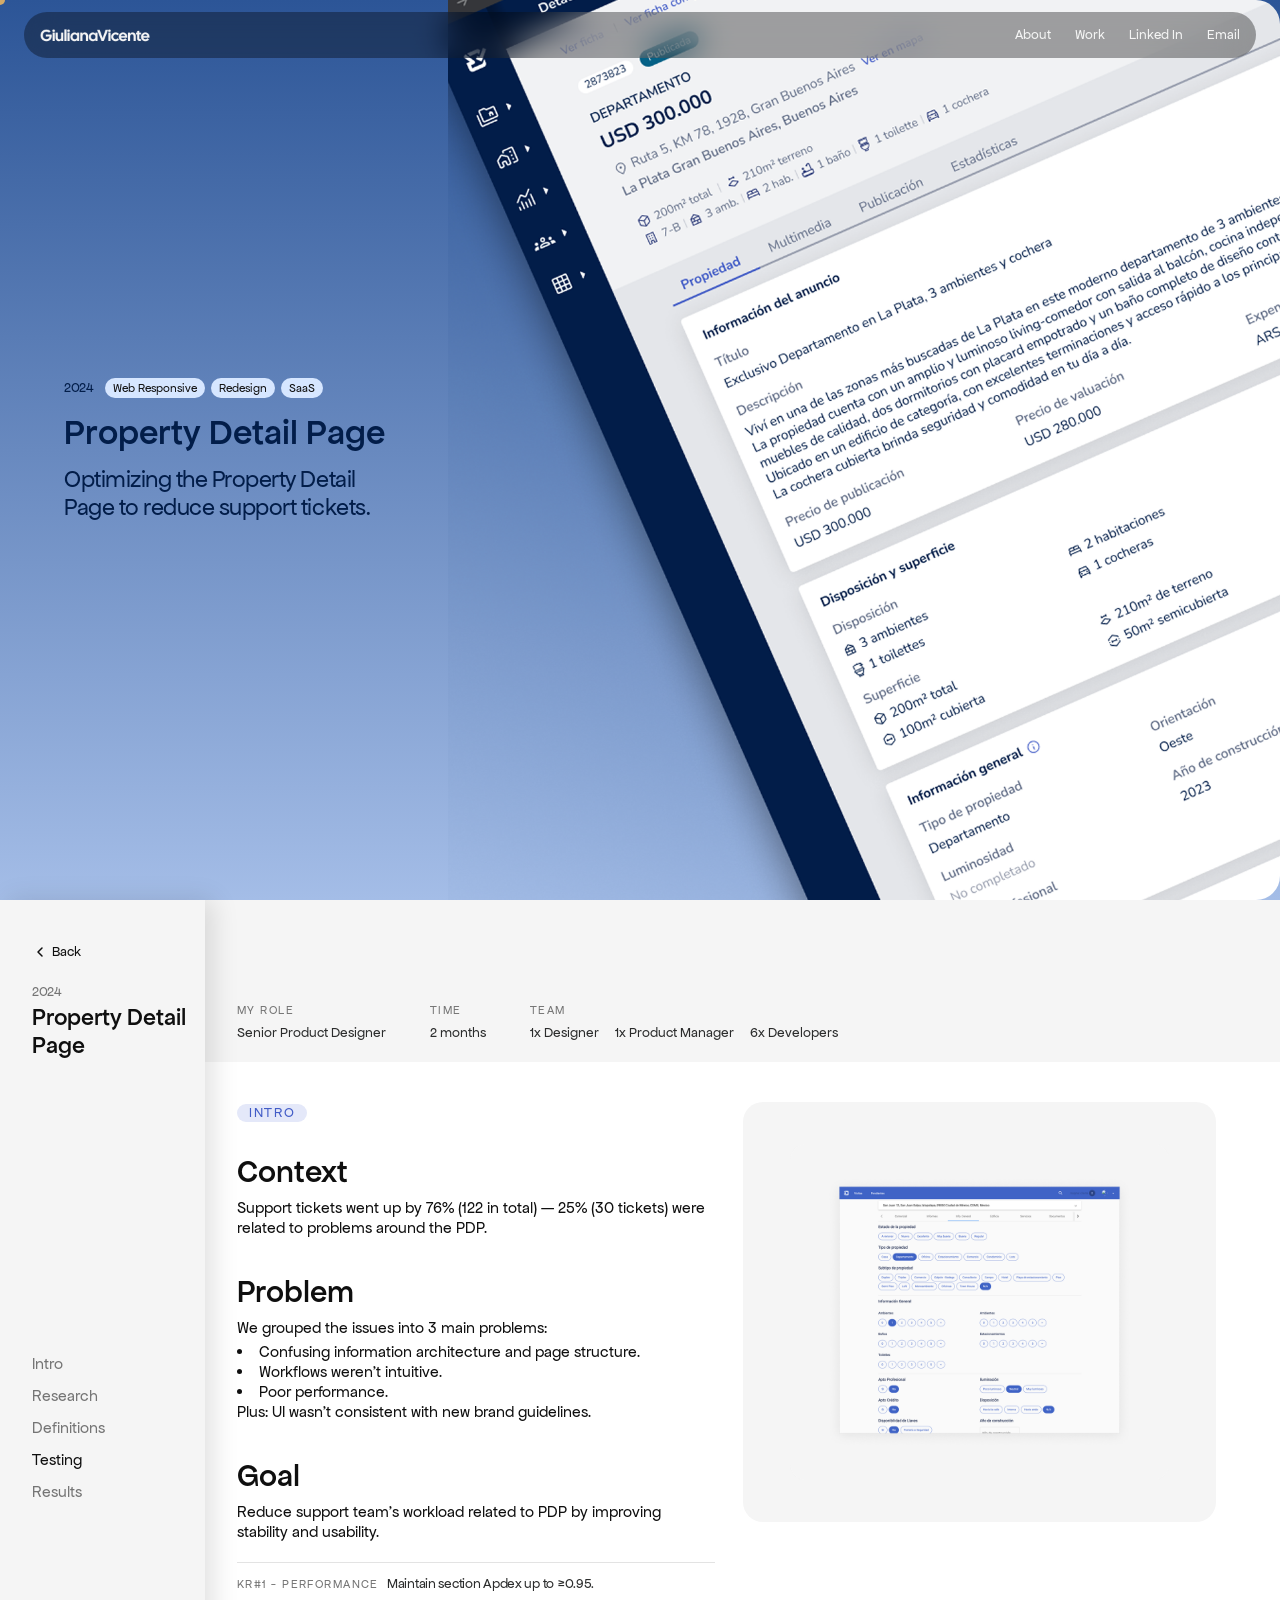
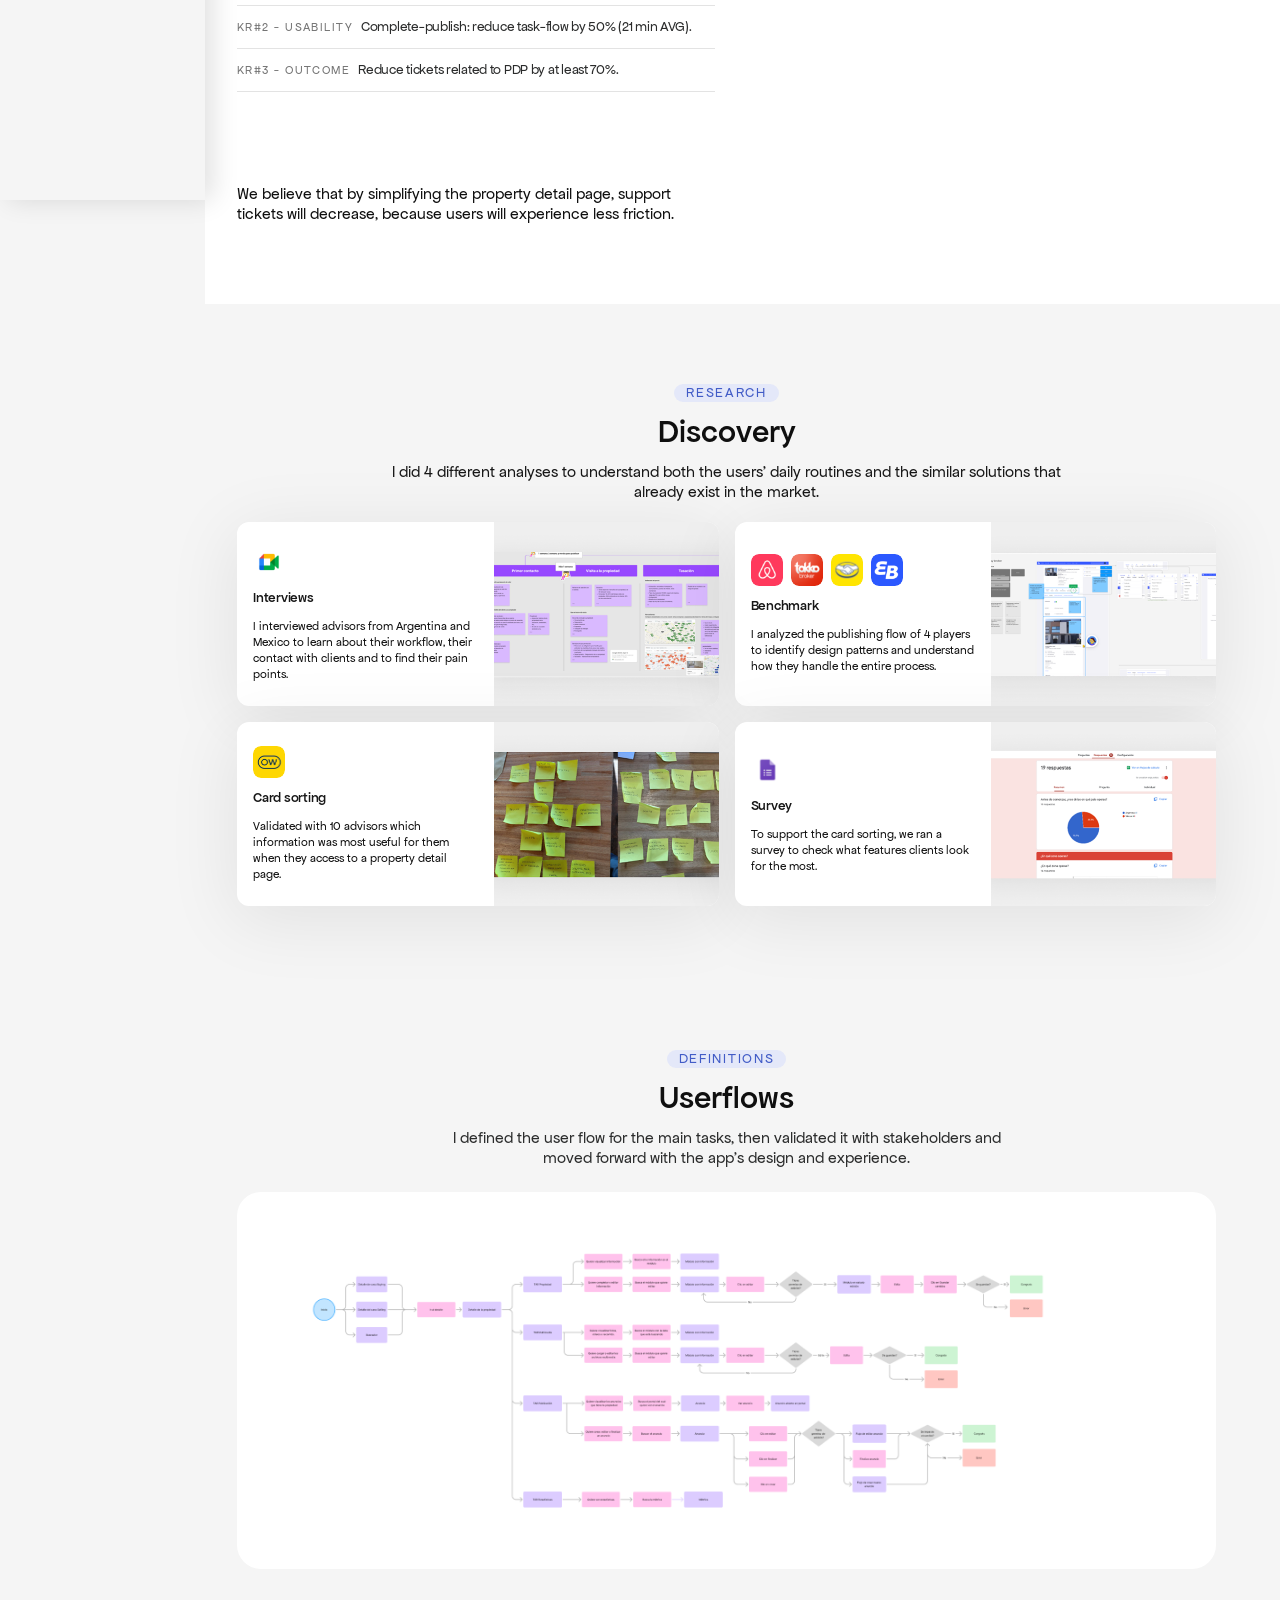
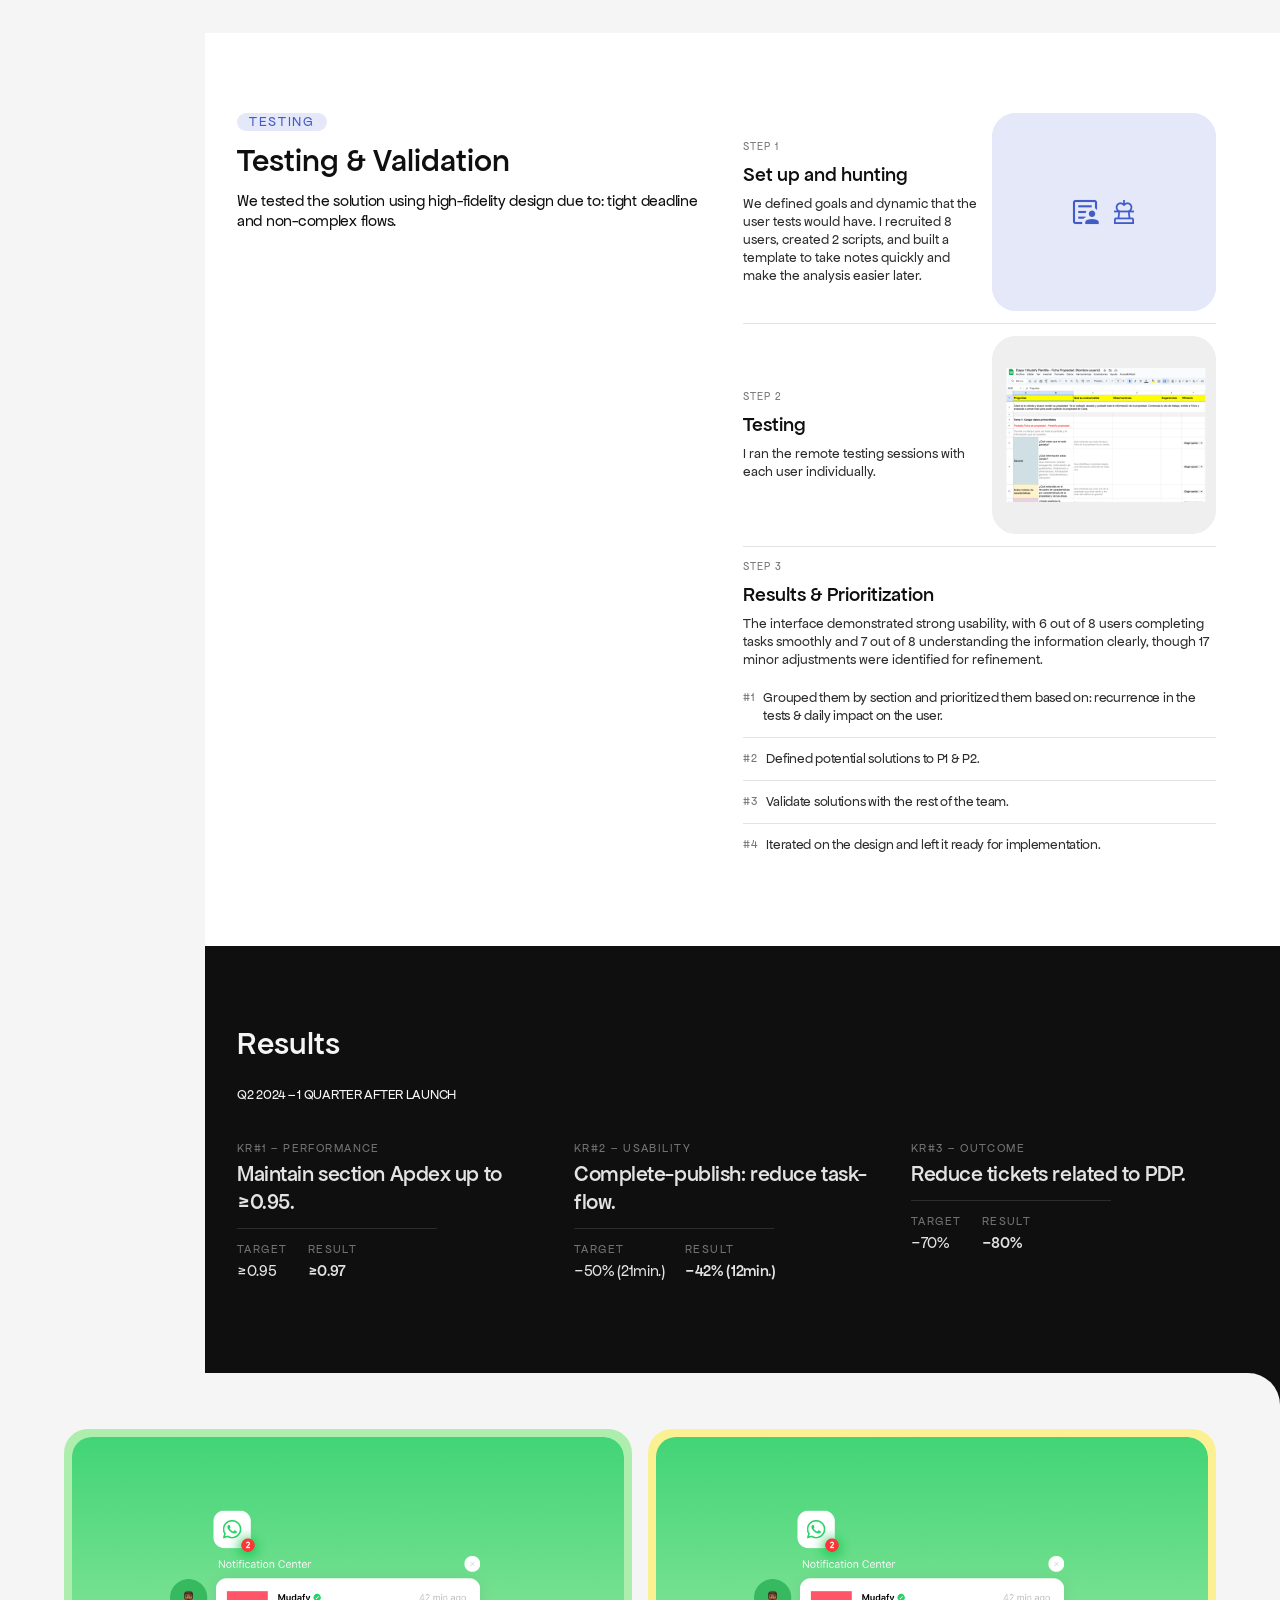
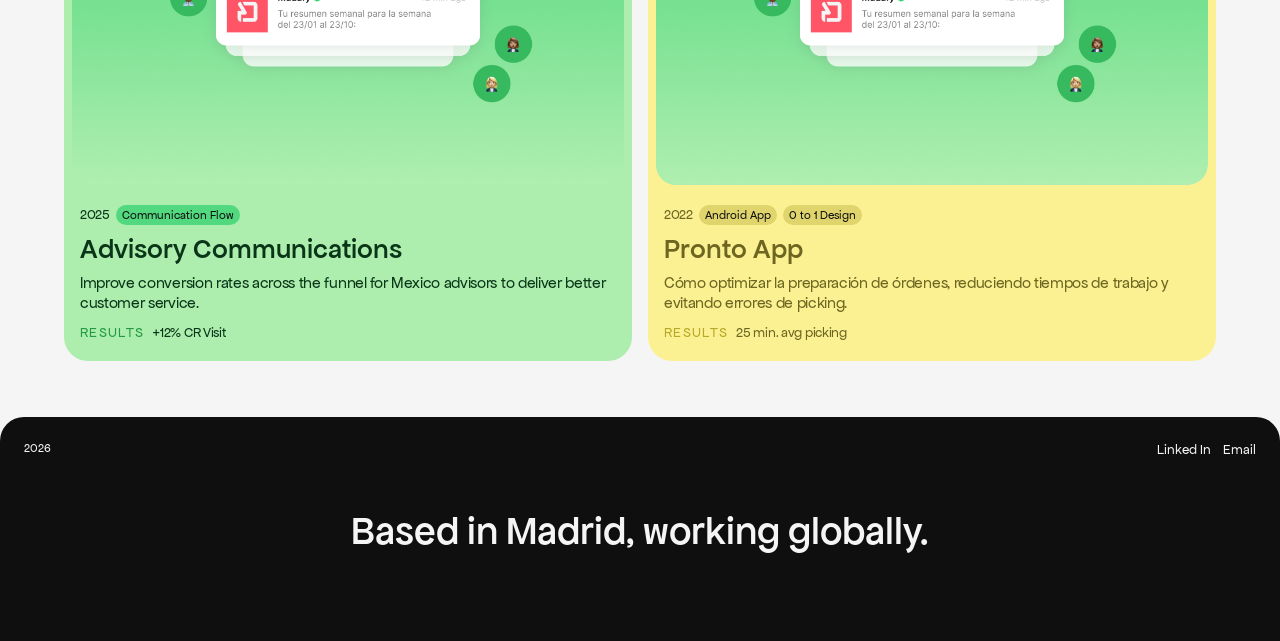
<file: property.html>
<!DOCTYPE html>
<html lang="en">
<head>
  <meta charset="UTF-8">
  <meta name="viewport" content="width=device-width, initial-scale=1.0">
  <title>Property Detail Page — Giuliana Vicente</title>
  <link rel="apple-touch-icon" sizes="180x180" href="favicon/apple-touch-icon.png">
  <link rel="icon" type="image/png" sizes="16x16" href="favicon/favicon-16x16.png">
  <link rel="icon" type="image/x-icon" href="favicon/favicon.ico">
  <link rel="manifest" href="favicon/site.webmanifest">
  <link rel="stylesheet" href="style.css?v=14">
  <style>

    /* ─────────────────────────────────────────
       HERO
    ───────────────────────────────────────── */
    .pp-hero {
      min-height: 100vh;
      display: flex;
      background: linear-gradient(to bottom, #2c5597, #a4bde7);
      position: sticky;
      top: 0;
      z-index: 0;
    }
    .pp-hero-left {
      flex: 0 0 35%;
      display: flex;
      flex-direction: column;
      justify-content: center;
      padding: 64px 40px 64px 64px;
      gap: 16px;
    }
    .pp-hero-meta {
      display: flex;
      align-items: center;
      gap: 12px;
    }
    .pp-hero-year {
      font-family: 'ApfelGrotezk', sans-serif;
      font-size: 14px;
      line-height: 16px;
      letter-spacing: -0.28px;
      color: #021d49;
    }
    .pp-hero-tags { display: flex; gap: 6px; }
    .pp-hero-tag {
      background-color: #d6e6ff;
      border-radius: 24px;
      padding: 2px 8px;
      font-family: 'ApfelGrotezk', sans-serif;
      font-size: 12px;
      line-height: 16px;
      color: #0f0f0f;
      white-space: nowrap;
    }
    .pp-hero-title {
      font-family: 'ApfelGrotezk', sans-serif;
      font-weight: 500;
      font-size: 36px;
      line-height: 36px;
      color: #021d49;
      margin: 0;
    }
    .pp-hero-subtitle {
      font-family: 'ApfelGrotezk', sans-serif;
      font-size: 24px;
      line-height: 28px;
      letter-spacing: -0.48px;
      color: #021d49;
      margin: 0;
    }
    .pp-hero-right {
      flex: 1;
      position: relative;
      overflow: hidden;
      border-radius: 0 24px 24px 0;
    }
    .pp-hero-right picture { display: block; width: 100%; height: 100%; }
    .pp-hero-right picture img {
      position: absolute;
      inset: 0;
      width: 100%;
      height: 100%;
      object-fit: cover;
      object-position: center top;
    }

    /* ─────────────────────────────────────────
       PAGE LAYOUT
    ───────────────────────────────────────── */
    .project-page { background-color: #f5f5f5; }
    .pp-layout { display: flex; position: relative; z-index: 1; }

    /* ─────────────────────────────────────────
       SIDEBAR
    ───────────────────────────────────────── */
    .pp-sidebar {
      position: sticky;
      top: 0;
      height: 100vh;
      flex: 0 0 205px;
      width: 205px;
      background-color: #f5f5f5;
      box-shadow: 8px 0 25px rgba(0,0,0,0.12);
      display: flex;
      flex-direction: column;
      justify-content: center;
      gap: 12px;
      padding: 180px 0 24px 32px;
      z-index: 10;
      overflow: hidden;
    }
    .pp-sidebar-back {
      position: absolute;
      top: 44px;
      left: 32px;
      display: flex;
      align-items: center;
      gap: 4px;
      font-family: 'ApfelGrotezk', sans-serif;
      font-size: 14px;
      line-height: 16px;
      color: #0f0f0f;
      text-decoration: none;
    }
    .pp-sidebar-back:hover { opacity: 0.7; }
    .pp-sidebar-back svg { width: 16px; height: 16px; flex-shrink: 0; }
    .pp-sidebar-project {
      position: absolute;
      top: 84px;
      left: 32px;
      display: flex;
      flex-direction: column;
      gap: 4px;
    }
    .pp-sidebar-project-year {
      font-family: 'ApfelGrotezk', sans-serif;
      font-size: 14px;
      line-height: 16px;
      letter-spacing: -0.28px;
      color: #747474;
    }
    .pp-sidebar-project-name {
      font-family: 'ApfelGrotezk', sans-serif;
      font-weight: 500;
      font-size: 24px;
      line-height: 28px;
      color: #0f0f0f;
    }
    .pp-toc { display: flex; flex-direction: column; gap: 12px; }
    .pp-toc-link {
      font-family: 'ApfelGrotezk', sans-serif;
      font-size: 16px;
      line-height: 20px;
      color: #747474;
      text-decoration: none;
      transition: color 0.2s;
    }
    .pp-toc-link:hover,
    .pp-toc-link.is-active { color: #0f0f0f; }

    /* ─────────────────────────────────────────
       MAIN CONTENT
    ───────────────────────────────────────── */
    .pp-content { flex: 1; min-width: 0; }

    /* ─────────────────────────────────────────
       SHARED TOKENS
    ───────────────────────────────────────── */
    .pp-badge {
      display: inline-flex;
      align-items: center;
      justify-content: center;
      padding: 0 12px;
      height: 18px;
      background-color: #e4e8f9;
      border-radius: 20px;
      font-family: 'ApfelGrotezk', sans-serif;
      font-size: 14px;
      line-height: 18px;
      letter-spacing: 1.68px;
      color: #425cc7;
      text-transform: uppercase;
      flex-shrink: 0;
    }

    /* ─────────────────────────────────────────
       META BAR
    ───────────────────────────────────────── */
    .pp-meta-bar {
      background-color: #f5f5f5;
      padding: 100px 64px 20px 32px;
      display: flex;
      flex-wrap: wrap;
      gap: 42px 44px;
      font-family: 'ApfelGrotezk', sans-serif;
    }
    .pp-meta-item { display: flex; flex-direction: column; gap: 4px; }
    .pp-meta-label {
      font-size: 12px;
      line-height: 20px;
      letter-spacing: 1.44px;
      text-transform: uppercase;
      color: #747474;
    }
    .pp-meta-value { font-size: 14px; color: #2b2c2c; }
    .pp-meta-team { display: flex; flex-direction: column; gap: 4px; }
    .pp-meta-team-values { display: flex; gap: 16px; flex-wrap: wrap; }

    /* ─────────────────────────────────────────
       INTRO SECTION
    ───────────────────────────────────────── */
    .pp-intro {
      background: white;
      padding: 40px 64px 80px 32px;
      display: grid;
      grid-template-columns: 478px 1fr;
      grid-template-rows: auto 1fr;
      column-gap: 28px;
      row-gap: 32px;
    }
    .pp-intro-badge  { grid-column: 1; grid-row: 1; }
    .pp-intro-left   { grid-column: 1; grid-row: 2; display: flex; flex-direction: column; gap: 36px; }
    .pp-intro-right  { grid-column: 2; grid-row: 1 / 3; position: sticky; top: 80px; align-self: start; }

    .pp-section-title {
      font-family: 'ApfelGrotezk', sans-serif;
      font-weight: 500;
      font-size: 32px;
      line-height: 36px;
      color: #0f0f0f;
      margin: 0;
    }
    .pp-body-text {
      font-family: 'ApfelGrotezk', sans-serif;
      font-size: 16px;
      line-height: 20px;
      color: #0f0f0f;
      margin: 0;
    }
    .pp-body-text ul {
      margin: 4px 0 0 0;
      padding-left: 0;
      list-style-position: inside;
    }
    .pp-body-text li {
      margin-bottom: 0;
      color: #0f0f0f;
    }
    .pp-section-block { display: flex; flex-direction: column; gap: 8px; }

    .pp-krs { display: flex; flex-direction: column; padding: 12px 0; }
    .pp-kr {
      display: flex;
      gap: 8px;
      align-items: center;
      padding: 12px 0;
      border-top: 1px solid #e3e3e3;
    }
    .pp-kr:last-child { border-bottom: 1px solid #e3e3e3; }
    .pp-kr-label {
      font-family: 'ApfelGrotezk', sans-serif;
      font-size: 12px;
      line-height: 16px;
      letter-spacing: 1.44px;
      color: #747474;
      flex-shrink: 0;
      white-space: nowrap;
    }
    .pp-kr-value {
      font-family: 'ApfelGrotezk', sans-serif;
      font-size: 14px;
      line-height: 18px;
      letter-spacing: -0.28px;
      color: #2b2c2c;
    }

    .pp-intro-asset {
      background-color: #f5f5f5;
      border-radius: 20px;
      overflow: hidden;
      height: 420px;
      display: flex;
      align-items: center;
      justify-content: center;
    }
    .pp-intro-asset picture {
      display: flex;
      align-items: center;
      justify-content: center;
      width: 100%;
      height: 100%;
    }
    .pp-intro-asset img {
      width: 80%;
      height: auto;
      display: block;
      object-fit: contain;
    }
    .pp-intro-asset--mobile-only { display: none; }

    /* ─────────────────────────────────────────
       RESEARCH / DISCOVERY SECTION
    ───────────────────────────────────────── */
    .pp-research {
      background-color: #f5f5f5;
      padding: 80px 64px 80px 32px;
      display: flex;
      flex-direction: column;
      gap: 20px;
    }
    .pp-research-header {
      display: flex;
      flex-direction: column;
      align-items: center;
      gap: 12px;
      text-align: center;
    }
    .pp-research-title {
      font-family: 'ApfelGrotezk', sans-serif;
      font-weight: 500;
      font-size: 32px;
      line-height: 36px;
      color: #0f0f0f;
      margin: 0;
    }
    .pp-research-subtitle {
      font-family: 'ApfelGrotezk', sans-serif;
      font-size: 16px;
      line-height: 20px;
      color: #171717;
      margin: 0;
      max-width: 700px;
    }
    .pp-discovery-grid {
      display: grid;
      grid-template-columns: 1fr 1fr;
      gap: 16px;
    }
    .pp-discovery-card {
      background: white;
      border-radius: 12px;
      box-shadow: 0 12px 70px 4px rgba(0,0,0,0.08);
      overflow: hidden;
      display: flex;
      align-items: stretch;
      transition: box-shadow 0.25s ease, transform 0.25s ease;
    }
    .pp-discovery-card:hover {
      box-shadow: 0 12px 70px 4px rgba(0,0,0,0.12), 0 8px 24px rgba(0,0,0,0.07);
      transform: translateY(-4px);
    }
    .pp-discovery-card-left {
      flex: 1;
      min-width: 0;
      display: flex;
      flex-direction: column;
      gap: 12px;
      padding: 24px 16px;
      justify-content: center;
    }
    .pp-discovery-logo {
      width: 32px;
      height: 32px;
      border-radius: 8px;
      overflow: hidden;
      flex-shrink: 0;
    }
    .pp-discovery-logos {
      display: flex;
      gap: 8px;
    }
    .pp-discovery-logo img {
      width: 32px;
      height: 32px;
      object-fit: cover;
      display: block;
    }
    .pp-discovery-logo--white { background: none; }
    .pp-discovery-logo--gray  { background: none; }
    .pp-discovery-logo--yellow { background: none; }
    .pp-discovery-card-title {
      font-family: 'ApfelGrotezk', sans-serif;
      font-weight: 500;
      font-size: 14px;
      line-height: 16px;
      letter-spacing: -0.238px;
      color: #171717;
      margin: 0;
    }
    .pp-discovery-card-desc {
      font-family: 'ApfelGrotezk', sans-serif;
      font-size: 12px;
      line-height: 16px;
      color: #0f0f0f;
      margin: 0;
    }
    .pp-discovery-card-img {
      flex: 1;
      min-width: 0;
      position: relative;
    }
    .pp-discovery-card-img img {
      position: absolute;
      inset: 0;
      width: 100%;
      height: 100%;
      object-fit: cover;
      display: block;
    }

    /* ─────────────────────────────────────────
       DEFINITIONS / USERFLOW SECTION
    ───────────────────────────────────────── */
    .pp-userflow {
      background-color: #f5f5f5;
      padding: 64px 64px 64px 32px;
      display: flex;
      flex-direction: column;
      gap: 24px;
      align-items: center;
    }
    .pp-userflow-header {
      display: flex;
      flex-direction: column;
      align-items: center;
      gap: 12px;
      text-align: center;
      max-width: 600px;
      width: 100%;
    }
    .pp-userflow-title {
      font-family: 'ApfelGrotezk', sans-serif;
      font-weight: 500;
      font-size: 32px;
      line-height: 36px;
      color: #0f0f0f;
      margin: 0;
    }
    .pp-userflow-subtitle {
      font-family: 'ApfelGrotezk', sans-serif;
      font-size: 16px;
      line-height: 20px;
      color: #2b2c2c;
      margin: 0;
    }
    .pp-userflow-card {
      background: white;
      border-radius: 24px;
      overflow: hidden;
      height: 377px;
      width: 100%;
      display: flex;
      align-items: center;
      justify-content: center;
    }
    .pp-userflow-card img {
      width: 90%;
      height: auto;
      object-fit: contain;
      display: block;
    }

    /* ─────────────────────────────────────────
       TESTING SECTION
    ───────────────────────────────────────── */
    .pp-testing {
      background: white;
      padding: 80px 64px 80px 32px;
      display: grid;
      grid-template-columns: 1fr 1fr;
      gap: 32px;
    }
    .pp-testing-left {
      display: flex;
      flex-direction: column;
      gap: 12px;
      align-items: flex-start;
    }
    .pp-testing-title {
      font-family: 'ApfelGrotezk', sans-serif;
      font-weight: 500;
      font-size: 32px;
      line-height: 36px;
      color: #0f0f0f;
      margin: 0;
    }
    .pp-testing-desc {
      font-family: 'ApfelGrotezk', sans-serif;
      font-size: 16px;
      line-height: 20px;
      letter-spacing: -0.272px;
      color: #0f0f0f;
      margin: 0;
    }
    .pp-testing-right {
      display: flex;
      flex-direction: column;
      gap: 12px;
    }
    .pp-testing-step {
      display: flex;
      gap: 12px;
      align-items: center;
      height: 198px;
    }
    .pp-testing-step-info {
      flex: 1;
      min-width: 0;
      display: flex;
      flex-direction: column;
      gap: 8px;
    }
    .pp-testing-step-eyebrow {
      font-family: 'ApfelGrotezk', sans-serif;
      font-size: 11px;
      line-height: 16px;
      letter-spacing: 1.32px;
      text-transform: uppercase;
      color: #747474;
    }
    .pp-testing-step-title {
      font-family: 'ApfelGrotezk', sans-serif;
      font-weight: 500;
      font-size: 20px;
      line-height: 24px;
      color: #0f0f0f;
      margin: 0;
    }
    .pp-testing-step-desc {
      font-family: 'ApfelGrotezk', sans-serif;
      font-size: 14px;
      line-height: 18px;
      color: #2b2c2c;
      margin: 0;
    }
    .pp-testing-step-visual {
      width: 224px;
      height: 100%;
      border-radius: 24px;
      overflow: hidden;
      flex-shrink: 0;
      display: flex;
      align-items: center;
      justify-content: center;
    }
    .pp-testing-step-visual--blue { background-color: #e4e8f9; }
    .pp-testing-step-visual--gray { background-color: #efefef; }
    .pp-testing-step-visual img {
      width: 100%;
      height: 100%;
      object-fit: cover;
      display: block;
    }
    .pp-testing-divider {
      height: 1px;
      background: #e3e3e3;
      width: 100%;
    }
    .pp-testing-step3 {
      display: flex;
      flex-direction: column;
      gap: 8px;
    }
    .pp-testing-step3-krs {
      display: flex;
      flex-direction: column;
    }
    .pp-testing-step3-kr {
      display: flex;
      gap: 8px;
      align-items: flex-start;
      padding: 12px 0;
      border-bottom: 1px solid #e3e3e3;
    }
    .pp-testing-step3-kr:last-child { border-bottom: none; }
    .pp-testing-step3-kr-num {
      font-family: 'ApfelGrotezk', sans-serif;
      font-size: 12px;
      line-height: 16px;
      letter-spacing: 1.44px;
      color: #747474;
      flex-shrink: 0;
    }
    .pp-testing-step3-kr-text {
      font-family: 'ApfelGrotezk', sans-serif;
      font-size: 14px;
      line-height: 18px;
      letter-spacing: -0.28px;
      color: #2b2c2c;
    }

    /* ─────────────────────────────────────────
       RESULTS SECTION
    ───────────────────────────────────────── */
    .pp-results {
      background: #0f0f0f;
      padding: 80px 64px 160px 32px;
      display: flex;
      flex-direction: column;
      gap: 24px;
    }
    .pp-results-title {
      font-family: 'ApfelGrotezk', sans-serif;
      font-weight: 500;
      font-size: 32px;
      line-height: 36px;
      color: #f5f5f5;
      margin: 0;
    }
    .pp-results-subtitle {
      font-family: 'ApfelGrotezk', sans-serif;
      font-size: 14px;
      line-height: 18px;
      letter-spacing: -0.28px;
      color: #f5f5f5;
      margin: 0;
    }
    .pp-stats { display: flex; gap: 32px; }
    .pp-stat {
      flex: 1;
      display: flex;
      flex-direction: column;
      gap: 12px;
      padding: 12px 0;
    }
    .pp-stat-header { display: flex; flex-direction: column; gap: 4px; }
    .pp-stat-eyebrow {
      font-family: 'ApfelGrotezk', sans-serif;
      font-size: 12px;
      line-height: 16px;
      letter-spacing: 1.44px;
      text-transform: uppercase;
      color: #747474;
    }
    .pp-stat-description {
      font-family: 'ApfelGrotezk', sans-serif;
      font-weight: 500;
      font-size: 22px;
      line-height: 28px;
      letter-spacing: -0.44px;
      color: #e3e3e3;
      margin: 0;
    }
    .pp-stat-divider {
      width: 200px;
      height: 1px;
      background: #2b2c2c;
    }
    .pp-stat-values { display: flex; gap: 20px; }
    .pp-stat-meta { display: flex; flex-direction: column; gap: 4px; }
    .pp-stat-meta-label {
      font-family: 'ApfelGrotezk', sans-serif;
      font-size: 12px;
      line-height: 16px;
      letter-spacing: 1.44px;
      text-transform: uppercase;
      color: #747474;
    }
    .pp-stat-meta-value {
      font-family: 'ApfelGrotezk', sans-serif;
      font-size: 16px;
      line-height: 20px;
      letter-spacing: -0.32px;
      color: #e3e3e3;
    }
    .pp-stat-meta-value--result {
      font-weight: 500;
      color: #e3e3e3;
    }

    /* ─────────────────────────────────────────
       OTHER PROJECTS
    ───────────────────────────────────────── */
    .pp-other-projects {
      background: #f5f5f5;
      display: flex;
      gap: 16px;
      padding: 56px 64px;
      position: relative;
      z-index: 2;
      margin-top: -80px;
      border-radius: 32px 32px 0 0;
    }
    .pp-other-card {
      flex: 1;
      display: flex;
      flex-direction: column;
      gap: 8px;
      padding: 8px;
      border-radius: 24px;
      text-decoration: none;
      transition: transform 0.25s ease, box-shadow 0.25s ease;
    }
    .pp-other-card:hover {
      transform: translateY(-4px);
      box-shadow: 0 12px 32px rgba(0,0,0,0.10);
    }
    .pp-other-card--green  { background: #adeeae; }
    .pp-other-card--yellow { background: #fbf193; }
    .pp-other-img-wrap {
      flex: 1;
      border-radius: 20px;
      overflow: hidden;
      min-height: 260px;
    }
    .pp-other-img-wrap img { width: 100%; height: 100%; object-fit: cover; display: block; }
    .pp-other-body { display: flex; flex-direction: column; gap: 8px; padding: 12px 8px; }
    .pp-other-meta-row { display: flex; align-items: center; gap: 6px; flex-wrap: wrap; }
    .pp-other-year {
      font-family: 'ApfelGrotezk', sans-serif;
      font-size: 14px;
      line-height: 20px;
      letter-spacing: -0.28px;
      color: #0a3518;
    }
    .pp-other-year--yellow { color: #6d6520; }
    .pp-other-tag {
      font-family: 'ApfelGrotezk', sans-serif;
      font-size: 12px;
      line-height: 16px;
      padding: 2px 6px;
      border-radius: 24px;
    }
    .pp-other-tag--green  { background: #52d87e; color: #0f0f0f; }
    .pp-other-tag--yellow { background: #e0d56d; color: #0f0f0f; }
    .pp-other-title {
      font-family: 'ApfelGrotezk', sans-serif;
      font-size: 28px;
      font-weight: 500;
      line-height: 32px;
      color: #0a3518;
      margin: 0;
    }
    .pp-other-title--yellow { color: #6d6520; }
    .pp-other-desc {
      font-family: 'ApfelGrotezk', sans-serif;
      font-size: 16px;
      line-height: 20px;
      letter-spacing: -0.32px;
      color: #0a3518;
      margin: 0;
    }
    .pp-other-desc--yellow { color: #6d6520; }
    .pp-other-results { display: flex; align-items: center; gap: 8px; margin-top: 4px; }
    .pp-other-results-label {
      font-family: 'ApfelGrotezk', sans-serif;
      font-size: 14px;
      line-height: 16px;
      letter-spacing: 1.32px;
      text-transform: uppercase;
    }
    .pp-other-results-label--green  { color: #239a43; }
    .pp-other-results-label--yellow { color: #b7a825; }
    .pp-other-results-value {
      font-family: 'ApfelGrotezk', sans-serif;
      font-size: 14px;
      line-height: 14px;
      letter-spacing: -0.28px;
      color: #0a3518;
    }
    .pp-other-results-value--yellow { color: #6d6520; }

    /* ─────────────────────────────────────────
       SCROLL REVEAL
    ───────────────────────────────────────── */
    .reveal {
      opacity: 0;
      transform: translateY(24px);
      transition: opacity 0.6s ease, transform 0.6s ease;
    }
    .reveal.is-visible { opacity: 1; transform: translateY(0); }

    /* ─────────────────────────────────────────
       RESPONSIVE
    ───────────────────────────────────────── */
    @media (max-width: 1024px) {
      .pp-hero-left { flex: 0 0 40%; padding: 48px 24px 48px 40px; }
      .pp-intro { grid-template-columns: 1fr 1fr; }
    }

    @media (max-width: 768px) {
      /* Hero */
      .pp-hero {
        flex-direction: column;
        min-height: 100svh;
        padding: 8px;
        gap: 8px;
        background: #96b1de;
      }
      .pp-hero-right {
        flex: 1; min-height: 0; height: auto;
        order: -1; border-radius: 20px; overflow: hidden;
      }
      .pp-hero-right picture { display: block; width: 100%; height: 100%; }
      .pp-hero-right picture img {
        position: static;
        width: 100%; height: 100%;
        object-fit: cover; display: block;
        object-position: center;
      }
      .pp-hero-left { flex: none; padding: 4px 8px 12px; gap: 8px; order: 1; }
      .pp-hero-title { font-size: 28px; line-height: 32px; }
      .pp-hero-subtitle { font-size: 16px; line-height: 20px; }

      /* Sidebar */
      .pp-sidebar { display: none; }

      /* Meta bar */
      .pp-meta-bar { padding: 20px 12px; gap: 16px 44px; }

      /* Intro */
      .pp-intro {
        grid-template-columns: 1fr;
        padding: 40px 12px 48px;
        row-gap: 24px;
      }
      .pp-intro-badge { grid-column: 1; grid-row: 1; }
      .pp-intro-left  { grid-column: 1; grid-row: 2; gap: 24px; }
      .pp-intro-right { display: none; }
      .pp-intro-asset { height: 420px; }
      .pp-intro-asset img { width: 90%; }
      .pp-intro-asset--mobile-only { display: flex; }

      /* Research */
      .pp-research { padding: 40px 12px; gap: 16px; }
      .pp-research-header { align-items: center; }
      .pp-discovery-grid { grid-template-columns: 1fr; }
      .pp-discovery-card {
        flex-direction: column;
        align-items: stretch;
      }
      .pp-discovery-card-left {
        padding: 16px;
        gap: 12px;
        align-items: center;
        justify-content: flex-start;
      }
      .pp-discovery-card-img {
        position: relative;
        height: 180px;
        border-radius: 0 0 12px 12px;
        overflow: hidden;
      }
      .pp-discovery-card-img img { position: absolute; border-radius: 0 0 12px 12px; }
      .pp-discovery-card-title { text-align: center; }

      /* Userflow */
      .pp-userflow { padding: 40px 12px; }
      .pp-userflow-card { height: 160px; }

      /* Testing */
      .pp-testing {
        grid-template-columns: 1fr;
        padding: 40px 12px;
        gap: 32px;
      }
      .pp-testing-left { align-items: center; text-align: center; }
      .pp-testing-step {
        flex-direction: column;
        align-items: flex-start;
        height: auto;
        gap: 12px;
      }
      .pp-testing-step-visual {
        width: 100%;
        height: 158px;
      }
      .pp-testing-step-visual img { width: 100%; height: 100%; }

      /* Results */
      .pp-results { padding: 40px 12px 80px; gap: 0; }
      .pp-results-title { font-size: 32px; line-height: 36px; margin-bottom: 8px; }
      .pp-results-subtitle { margin-bottom: 0; }
      .pp-stats { flex-direction: column; gap: 0; }
      .pp-stat {
        border-top: 1px solid #2b2c2c;
        padding: 12px 0;
        gap: 0;
      }
      .pp-stat:first-child { border-top: none; padding-top: 0; }
      .pp-stat-description { font-size: 22px; margin: 4px 0 12px; }
      .pp-stat-divider { display: none; }

      /* Other */
      .pp-other-projects { flex-direction: column; padding: 40px 12px; margin-top: -40px; }
      .pp-other-img-wrap { min-height: 200px; }
    }
  </style>
</head>
<body class="project-page">

  <div id="page-curtain"></div>
  <div id="cursor-dot"></div>
  <div id="cursor-bubble"><span id="cursor-bubble-text">See project</span></div>

  <!-- Navbar -->
  <nav class="navbar">
    <div class="navbar-inner">
      <a href="index.html" class="navbar-logo">
        <img src="images/logo.png" alt="Giuliana Vicente">
      </a>
      <div class="navbar-location">
        <div class="location-dot">
          <span class="dot-ring"></span>
          <span class="dot-core"></span>
        </div>
        <span>Based in Madrid, working globally</span>
      </div>
      <div class="navbar-links">
        <a href="about.html">About</a>
        <a href="work.html">Work</a>
        <a href="https://www.linkedin.com/in/giuliana-vicente/" target="_blank" rel="noopener">Linked In</a>
        <a href="mailto:giuvicente23@gmail.com">Email</a>
      </div>
      <button class="navbar-hamburger" aria-label="Open menu" aria-expanded="false" aria-controls="mobile-menu">
        <span class="ham-line"></span>
        <span class="ham-line"></span>
        <span class="ham-line"></span>
      </button>
    </div>
  </nav>

  <!-- Mobile menu -->
  <div class="mobile-menu" id="mobile-menu" aria-hidden="true">
    <div class="mobile-menu-inner">
      <button class="mobile-menu-close" aria-label="Close menu">✕</button>
      <nav class="mobile-menu-links">
        <a href="index.html">Home</a>
        <a href="about.html">About</a>
        <a href="work.html">Work</a>
        <a href="https://www.linkedin.com/in/giuliana-vicente/" target="_blank" rel="noopener">Linked In</a>
        <a href="mailto:giuvicente23@gmail.com">Email</a>
      </nav>
    </div>
  </div>

  <main>

    <!-- ── HERO ──────────────────────────── -->
    <section class="pp-hero">
      <div class="pp-hero-left">
        <div class="pp-hero-meta">
          <span class="pp-hero-year">2024</span>
          <div class="pp-hero-tags">
            <span class="pp-hero-tag">Web Responsive</span>
            <span class="pp-hero-tag">Redesign</span>
            <span class="pp-hero-tag">SaaS</span>
          </div>
        </div>
        <h1 class="pp-hero-title">Property Detail Page</h1>
        <p class="pp-hero-subtitle">Optimizing the Property Detail Page to reduce support tickets.</p>
      </div>
      <div class="pp-hero-right">
        <picture>
          <source media="(max-width: 768px)" srcset="images/project_property/mobile/project_hero_mobile.png">
          <img src="images/project_property/desktop/project_hero_desktop.png" alt="Property Detail Page — diseño de la página">
        </picture>
      </div>
    </section>

    <!-- ── LAYOUT ─────────────────────────── -->
    <div class="pp-layout">

      <!-- Sidebar -->
      <aside class="pp-sidebar" id="pp-sidebar">
        <a href="work.html" class="pp-sidebar-back">
          <svg viewBox="0 0 16 16" fill="none" xmlns="http://www.w3.org/2000/svg">
            <path d="M10 12L6 8L10 4" stroke="#0f0f0f" stroke-width="1.5" stroke-linecap="round" stroke-linejoin="round"/>
          </svg>
          Back
        </a>
        <div class="pp-sidebar-project">
          <span class="pp-sidebar-project-year">2024</span>
          <span class="pp-sidebar-project-name">Property Detail Page</span>
        </div>
        <nav class="pp-toc">
          <a href="#section-intro"       class="pp-toc-link is-active">Intro</a>
          <a href="#section-research"    class="pp-toc-link">Research</a>
          <a href="#section-definitions" class="pp-toc-link">Definitions</a>
          <a href="#section-testing"     class="pp-toc-link">Testing</a>
          <a href="#section-results"     class="pp-toc-link">Results</a>
        </nav>
      </aside>

      <!-- Content -->
      <div class="pp-content">

        <!-- Meta bar -->
        <div class="pp-meta-bar">
          <div class="pp-meta-item">
            <span class="pp-meta-label">My Role</span>
            <span class="pp-meta-value">Senior Product Designer</span>
          </div>
          <div class="pp-meta-item">
            <span class="pp-meta-label">Time</span>
            <span class="pp-meta-value">2 months</span>
          </div>
          <div class="pp-meta-team">
            <span class="pp-meta-label">Team</span>
            <div class="pp-meta-team-values">
              <span class="pp-meta-value">1x Designer</span>
              <span class="pp-meta-value">1x Product Manager</span>
              <span class="pp-meta-value">6x Developers</span>
            </div>
          </div>
        </div>

        <!-- ── INTRO ──────────────────────── -->
        <section id="section-intro" class="pp-intro">
          <div class="pp-intro-badge">
            <span class="pp-badge">INTRO</span>
          </div>

          <div class="pp-intro-left">
            <div class="pp-section-block">
              <h2 class="pp-section-title">Context</h2>
              <p class="pp-body-text">Support tickets went up by 76% (122 in total) — 25% (30 tickets) were related to problems around the PDP.</p>
            </div>
            <div class="pp-section-block">
              <h2 class="pp-section-title">Problem</h2>
              <div class="pp-body-text">
                <p style="margin:0">We grouped the issues into 3 main problems:</p>
                <ul>
                  <li>Confusing information architecture and page structure.</li>
                  <li>Workflows weren't intuitive.</li>
                  <li>Poor performance.</li>
                </ul>
                <p style="margin:0">Plus: UI wasn't consistent with new brand guidelines.</p>
              </div>
            </div>
            <div class="pp-intro-asset pp-intro-asset--mobile-only">
              <picture>
                <img src="images/project_property/mobile/intro_mobile.png" alt="Property Detail Page — pantalla principal">
              </picture>
            </div>
            <div class="pp-section-block">
              <h2 class="pp-section-title">Goal</h2>
              <p class="pp-body-text">Reduce support team's workload related to PDP by improving stability and usability.</p>
              <div class="pp-krs">
                <div class="pp-kr">
                  <span class="pp-kr-label">KR#1 - PERFORMANCE</span>
                  <span class="pp-kr-value">Maintain section Apdex up to ≥0.95.</span>
                </div>
                <div class="pp-kr">
                  <span class="pp-kr-label">KR#2 - USABILITY</span>
                  <span class="pp-kr-value">Complete-publish: reduce task-flow by 50% (21 min AVG).</span>
                </div>
                <div class="pp-kr">
                  <span class="pp-kr-label">KR#3 - OUTCOME</span>
                  <span class="pp-kr-value">Reduce tickets related to PDP by at least 70%.</span>
                </div>
              </div>
            </div>
            <div class="pp-section-block">
              <h2 class="pp-section-title">Hypothesis</h2>
              <p class="pp-body-text">We believe that by simplifying the property detail page, support tickets will decrease, because users will experience less friction.</p>
            </div>
          </div>

          <div class="pp-intro-right">
            <div class="pp-intro-asset">
              <picture>
                <source media="(max-width: 768px)" srcset="images/project_property/mobile/intro_mobile.png">
                <img src="images/project_property/desktop/intro_desktop.png" alt="Property Detail Page — pantalla principal">
              </picture>
            </div>
          </div>
        </section>

        <!-- ── RESEARCH ───────────────────── -->
        <section id="section-research" class="pp-research">
          <div class="pp-research-header">
            <span class="pp-badge">RESEARCH</span>
            <h2 class="pp-research-title">Discovery</h2>
            <p class="pp-research-subtitle">I did 4 different analyses to understand both the users' daily routines and the similar solutions that already exist in the market.</p>
          </div>

          <div class="pp-discovery-grid">
            <!-- Interviews -->
            <div class="pp-discovery-card">
              <div class="pp-discovery-card-left">
                <div class="pp-discovery-logo pp-discovery-logo--white">
                  <img src="images/project_property/desktop/discovery_logo_01.svg" alt="Google Meet">
                </div>
                <h3 class="pp-discovery-card-title">Interviews</h3>
                <p class="pp-discovery-card-desc">I interviewed advisors from Argentina and Mexico to learn about their workflow, their contact with clients and to find their pain points.</p>
              </div>
              <div class="pp-discovery-card-img">
                <picture>
                  <source media="(max-width: 768px)" srcset="images/project_property/mobile/discovery_01_mobile.png">
                  <img src="images/project_property/desktop/discovery_01_desktop.png" alt="Interviews">
                </picture>
              </div>
            </div>

            <!-- Benchmark -->
            <div class="pp-discovery-card">
              <div class="pp-discovery-card-left">
                <div class="pp-discovery-logos">
                  <div class="pp-discovery-logo pp-discovery-logo--gray">
                    <img src="images/project_property/desktop/discovery_logo_05.svg" alt="">
                  </div>
                  <div class="pp-discovery-logo pp-discovery-logo--gray">
                    <img src="images/project_property/desktop/discovery_logo_02.svg" alt="">
                  </div>
                  <div class="pp-discovery-logo pp-discovery-logo--gray">
                    <img src="images/project_property/desktop/discovery_logo_03.svg" alt="">
                  </div>
                  <div class="pp-discovery-logo pp-discovery-logo--gray">
                    <img src="images/project_property/desktop/discovery_logo_04.svg" alt="">
                  </div>
                </div>
                <h3 class="pp-discovery-card-title">Benchmark</h3>
                <p class="pp-discovery-card-desc">I analyzed the publishing flow of 4 players to identify design patterns and understand how they handle the entire process.</p>
              </div>
              <div class="pp-discovery-card-img">
                <picture>
                  <source media="(max-width: 768px)" srcset="images/project_property/mobile/discovery_02_mobile.png">
                  <img src="images/project_property/desktop/discovery_02_desktop.png" alt="Benchmark">
                </picture>
              </div>
            </div>

            <!-- Card sorting -->
            <div class="pp-discovery-card">
              <div class="pp-discovery-card-left">
                <div class="pp-discovery-logo pp-discovery-logo--yellow">
                  <img src="images/project_property/desktop/discovery_logo_06.svg" alt="Miro">
                </div>
                <h3 class="pp-discovery-card-title">Card sorting</h3>
                <p class="pp-discovery-card-desc">Validated with 10 advisors which information was most useful for them when they access to a property detail page.</p>
              </div>
              <div class="pp-discovery-card-img">
                <picture>
                  <source media="(max-width: 768px)" srcset="images/project_property/mobile/discovery_03_mobile.png">
                  <img src="images/project_property/desktop/discovery_03_desktop.png" alt="Card sorting">
                </picture>
              </div>
            </div>

            <!-- Survey -->
            <div class="pp-discovery-card">
              <div class="pp-discovery-card-left">
                <div class="pp-discovery-logo pp-discovery-logo--gray">
                  <img src="images/project_property/desktop/discovery_logo_07.svg" alt="Survey tool">
                </div>
                <h3 class="pp-discovery-card-title">Survey</h3>
                <p class="pp-discovery-card-desc">To support the card sorting, we ran a survey to check what features clients look for the most.</p>
              </div>
              <div class="pp-discovery-card-img">
                <picture>
                  <source media="(max-width: 768px)" srcset="images/project_property/mobile/discovery_04_mobile.png">
                  <img src="images/project_property/desktop/discovery_04_desktop.png" alt="Survey">
                </picture>
              </div>
            </div>
          </div>
        </section>

        <!-- ── DEFINITIONS / USERFLOW ─────── -->
        <section id="section-definitions" class="pp-userflow">
          <div class="pp-userflow-header">
            <span class="pp-badge">DEFINITIONS</span>
            <h2 class="pp-userflow-title">Userflows</h2>
            <p class="pp-userflow-subtitle">I defined the user flow for the main tasks, then validated it with stakeholders and moved forward with the app's design and experience.</p>
          </div>
          <div class="pp-userflow-card">
            <picture>
              <source media="(max-width: 768px)" srcset="images/project_property/mobile/userflow_mobile.png">
              <img src="images/project_property/desktop/userflow_desktop.png" alt="Userflow — Property Detail Page">
            </picture>
          </div>
        </section>

        <!-- ── TESTING ────────────────────── -->
        <section id="section-testing" class="pp-testing">
          <!-- Left column -->
          <div class="pp-testing-left">
            <span class="pp-badge">TESTING</span>
            <h2 class="pp-testing-title">Testing &amp; Validation</h2>
            <p class="pp-testing-desc">We tested the solution using high-fidelity design due to: tight deadline and non-complex flows.</p>
          </div>

          <!-- Right column: steps -->
          <div class="pp-testing-right">

            <!-- Step 1 -->
            <div class="pp-testing-step">
              <div class="pp-testing-step-info">
                <span class="pp-testing-step-eyebrow">STEP 1</span>
                <h3 class="pp-testing-step-title">Set up and hunting</h3>
                <p class="pp-testing-step-desc">We defined goals and dynamic that the user tests would have. I recruited 8 users, created 2 scripts, and built a template to take notes quickly and make the analysis easier later.</p>
              </div>
              <div class="pp-testing-step-visual pp-testing-step-visual--blue">
                <img src="images/project_property/desktop/Testing_1_desktop.png" alt="Set up and hunting">
              </div>
            </div>

            <div class="pp-testing-divider"></div>

            <!-- Step 2 -->
            <div class="pp-testing-step">
              <div class="pp-testing-step-info">
                <span class="pp-testing-step-eyebrow">STEP 2</span>
                <h3 class="pp-testing-step-title">Testing</h3>
                <p class="pp-testing-step-desc">I ran the remote testing sessions with each user individually.</p>
              </div>
              <div class="pp-testing-step-visual pp-testing-step-visual--gray">
                <img src="images/project_property/desktop/Testing_2_desktop.png" alt="Testing">
              </div>
            </div>

            <div class="pp-testing-divider"></div>

            <!-- Step 3 -->
            <div class="pp-testing-step3">
              <span class="pp-testing-step-eyebrow">STEP 3</span>
              <h3 class="pp-testing-step-title">Results &amp; Prioritization</h3>
              <p class="pp-testing-step-desc">The interface demonstrated strong usability, with 6 out of 8 users completing tasks smoothly and 7 out of 8 understanding the information clearly, though 17 minor adjustments were identified for refinement.</p>
              <div class="pp-testing-step3-krs">
                <div class="pp-testing-step3-kr">
                  <span class="pp-testing-step3-kr-num">#1</span>
                  <span class="pp-testing-step3-kr-text">Grouped them by section and prioritized them based on: recurrence in the tests &amp; daily impact on the user.</span>
                </div>
                <div class="pp-testing-step3-kr">
                  <span class="pp-testing-step3-kr-num">#2</span>
                  <span class="pp-testing-step3-kr-text">Defined potential solutions to P1 &amp; P2.</span>
                </div>
                <div class="pp-testing-step3-kr">
                  <span class="pp-testing-step3-kr-num">#3</span>
                  <span class="pp-testing-step3-kr-text">Validate solutions with the rest of the team.</span>
                </div>
                <div class="pp-testing-step3-kr" style="border-bottom:none;">
                  <span class="pp-testing-step3-kr-num">#4</span>
                  <span class="pp-testing-step3-kr-text">Iterated on the design and left it ready for implementation.</span>
                </div>
              </div>
            </div>

          </div>
        </section>

        <!-- ── RESULTS ────────────────────── -->
        <section id="section-results" class="pp-results">
          <h2 class="pp-results-title">Results</h2>
          <p class="pp-results-subtitle">Q2 2024 – 1 QUARTER AFTER LAUNCH</p>
          <div class="pp-stats">

            <div class="pp-stat">
              <div class="pp-stat-header">
                <span class="pp-stat-eyebrow">KR#1 – PERFORMANCE</span>
                <p class="pp-stat-description">Maintain section Apdex up to ≥0.95.</p>
              </div>
              <div class="pp-stat-divider"></div>
              <div class="pp-stat-values">
                <div class="pp-stat-meta">
                  <span class="pp-stat-meta-label">TARGET</span>
                  <span class="pp-stat-meta-value">≥0.95</span>
                </div>
                <div class="pp-stat-meta">
                  <span class="pp-stat-meta-label">RESULT</span>
                  <span class="pp-stat-meta-value pp-stat-meta-value--result">≥0.97</span>
                </div>
              </div>
            </div>

            <div class="pp-stat">
              <div class="pp-stat-header">
                <span class="pp-stat-eyebrow">KR#2 – USABILITY</span>
                <p class="pp-stat-description">Complete-publish: reduce task-flow.</p>
              </div>
              <div class="pp-stat-divider"></div>
              <div class="pp-stat-values">
                <div class="pp-stat-meta">
                  <span class="pp-stat-meta-label">TARGET</span>
                  <span class="pp-stat-meta-value">−50% (21min.)</span>
                </div>
                <div class="pp-stat-meta">
                  <span class="pp-stat-meta-label">RESULT</span>
                  <span class="pp-stat-meta-value pp-stat-meta-value--result">−42% (12min.)</span>
                </div>
              </div>
            </div>

            <div class="pp-stat">
              <div class="pp-stat-header">
                <span class="pp-stat-eyebrow">KR#3 – OUTCOME</span>
                <p class="pp-stat-description">Reduce tickets related to PDP.</p>
              </div>
              <div class="pp-stat-divider"></div>
              <div class="pp-stat-values">
                <div class="pp-stat-meta">
                  <span class="pp-stat-meta-label">TARGET</span>
                  <span class="pp-stat-meta-value">−70%</span>
                </div>
                <div class="pp-stat-meta">
                  <span class="pp-stat-meta-label">RESULT</span>
                  <span class="pp-stat-meta-value pp-stat-meta-value--result">−80%</span>
                </div>
              </div>
            </div>

          </div>
        </section>

      </div><!-- /.pp-content -->
    </div><!-- /.pp-layout -->

  </main>

  <!-- ── OTHER PROJECTS ───────────────────── -->
  <section class="pp-other-projects">
    <a href="advisory.html" class="pp-other-card pp-other-card--green">
      <div class="pp-other-img-wrap">
        <img src="images/other_advisory.png" alt="Advisory Communications">
      </div>
      <div class="pp-other-body">
        <div class="pp-other-meta-row">
          <span class="pp-other-year">2025</span>
          <span class="pp-other-tag pp-other-tag--green">Communication Flow</span>
        </div>
        <h3 class="pp-other-title">Advisory Communications</h3>
        <p class="pp-other-desc">Improve conversion rates across the funnel for Mexico advisors to deliver better customer service.</p>
        <div class="pp-other-results">
          <span class="pp-other-results-label pp-other-results-label--green">RESULTS</span>
          <span class="pp-other-results-value">+12% CR Visit</span>
        </div>
      </div>
    </a>
    <a href="pronto-app.html" class="pp-other-card pp-other-card--yellow">
      <div class="pp-other-img-wrap">
        <img src="images/case_study_01.png" alt="Pronto App">
      </div>
      <div class="pp-other-body">
        <div class="pp-other-meta-row">
          <span class="pp-other-year pp-other-year--yellow">2022</span>
          <span class="pp-other-tag pp-other-tag--yellow">Android App</span>
          <span class="pp-other-tag pp-other-tag--yellow">0 to 1 Design</span>
        </div>
        <h3 class="pp-other-title pp-other-title--yellow">Pronto App</h3>
        <p class="pp-other-desc pp-other-desc--yellow">Cómo optimizar la preparación de órdenes, reduciendo tiempos de trabajo y evitando errores de picking.</p>
        <div class="pp-other-results">
          <span class="pp-other-results-label pp-other-results-label--yellow">RESULTS</span>
          <span class="pp-other-results-value pp-other-results-value--yellow">25 min. avg picking</span>
        </div>
      </div>
    </a>
  </section>

  <!-- Footer -->
  <div class="footer-bg footer-bg--light" style="position:relative;z-index:1;padding-top:24px;">
    <footer class="footer--dark" id="contact">
      <div class="footer-inner">
        <span class="footer-year">2026</span>
        <p class="footer-tagline">Based in Madrid, working globally.</p>
        <div class="footer-social">
          <a href="https://www.linkedin.com/in/giuliana-vicente/" target="_blank" rel="noopener">Linked In</a>
          <a href="mailto:giuvicente23@gmail.com">Email</a>
        </div>
      </div>
    </footer>
  </div>

  <script>
    // ── Page transition ─────────────────────────────────────────────────
    var curtain = document.getElementById('page-curtain');
    curtain.classList.add('curtain-exit');
    document.addEventListener('click', function(e) {
      var link = e.target.closest('a');
      if (!link) return;
      var href = link.getAttribute('href');
      if (!href || link.target === '_blank' || href.startsWith('http') || href.startsWith('mailto') || href.startsWith('tel') || href.startsWith('#')) return;
      e.preventDefault();
      curtain.classList.remove('curtain-exit');
      curtain.classList.add('curtain-enter');
      setTimeout(function() { window.location.href = href; }, 550);
    });

    // ── Cursor ──────────────────────────────────────────────────────────
    var cursorDot    = document.getElementById('cursor-dot');
    var cursorBubble = document.getElementById('cursor-bubble');
    var cursorX = window.innerWidth / 2;
    var cursorY = window.innerHeight / 2;
    var rafPending = false;
    document.addEventListener('mousemove', function(e) {
      cursorX = e.clientX; cursorY = e.clientY;
      if (!rafPending) {
        rafPending = true;
        requestAnimationFrame(function() {
          cursorDot.style.left    = cursorX + 'px';
          cursorDot.style.top     = cursorY + 'px';
          cursorBubble.style.left = cursorX + 'px';
          cursorBubble.style.top  = cursorY + 'px';
          rafPending = false;
        });
      }
    });

    // ── Mobile menu ─────────────────────────────────────────────────────
    (function() {
      var btn   = document.querySelector('.navbar-hamburger');
      var menu  = document.getElementById('mobile-menu');
      var close = document.querySelector('.mobile-menu-close');
      if (!btn || !menu) return;
      function openMenu() {
        menu.classList.add('is-open'); btn.classList.add('is-active');
        document.body.classList.add('menu-open');
        btn.setAttribute('aria-expanded', 'true');
        menu.setAttribute('aria-hidden', 'false');
      }
      function closeMenu() {
        menu.classList.remove('is-open'); btn.classList.remove('is-active');
        document.body.classList.remove('menu-open');
        btn.setAttribute('aria-expanded', 'false');
        menu.setAttribute('aria-hidden', 'true');
      }
      btn.addEventListener('click', openMenu);
      if (close) close.addEventListener('click', closeMenu);
      menu.querySelectorAll('a').forEach(function(a) { a.addEventListener('click', closeMenu); });
    })();

    // ── TOC active state ─────────────────────────────────────────────────
    (function() {
      var sections = document.querySelectorAll('.pp-content section[id]');
      var links    = document.querySelectorAll('.pp-toc-link');
      if (!sections.length || !links.length) return;
      var observer = new IntersectionObserver(function(entries) {
        entries.forEach(function(entry) {
          if (entry.isIntersecting) {
            links.forEach(function(l) { l.classList.remove('is-active'); });
            var target = document.querySelector('.pp-toc-link[href="#' + entry.target.id + '"]');
            if (target) target.classList.add('is-active');
          }
        });
      }, { rootMargin: '-30% 0px -60% 0px' });
      sections.forEach(function(s) { observer.observe(s); });
    })();

    // ── Scroll reveal ────────────────────────────────────────────────────
    (function() {
      var elements = document.querySelectorAll(
        '.pp-hero-tag, .pp-hero-title, .pp-hero-subtitle, ' +
        '.pp-body-text, .pp-section-title, .pp-research-title, ' +
        '.pp-discovery-card, .pp-testing-step, .pp-testing-step3, ' +
        '.pp-stat, .pp-userflow-card, section > *'
      );
      elements.forEach(function(el) { el.classList.add('reveal'); });
      var observer = new IntersectionObserver(function(entries) {
        entries.forEach(function(entry) {
          if (entry.isIntersecting) {
            entry.target.classList.add('is-visible');
            observer.unobserve(entry.target);
          }
        });
      }, { threshold: 0.1, rootMargin: '0px 0px -40px 0px' });
      elements.forEach(function(el) { observer.observe(el); });
    })();

    // ── Footer reveal ────────────────────────────────────────────────────
    var footerEl = document.querySelector('footer');
    var footerObserver = new IntersectionObserver(function(entries) {
      entries.forEach(function(entry) {
        if (entry.isIntersecting) {
          footerEl.classList.add('footer-visible');
          footerObserver.unobserve(footerEl);
        }
      });
    }, { threshold: 0.05 });
    footerObserver.observe(footerEl);
  </script>

</body>
</html>
</file>
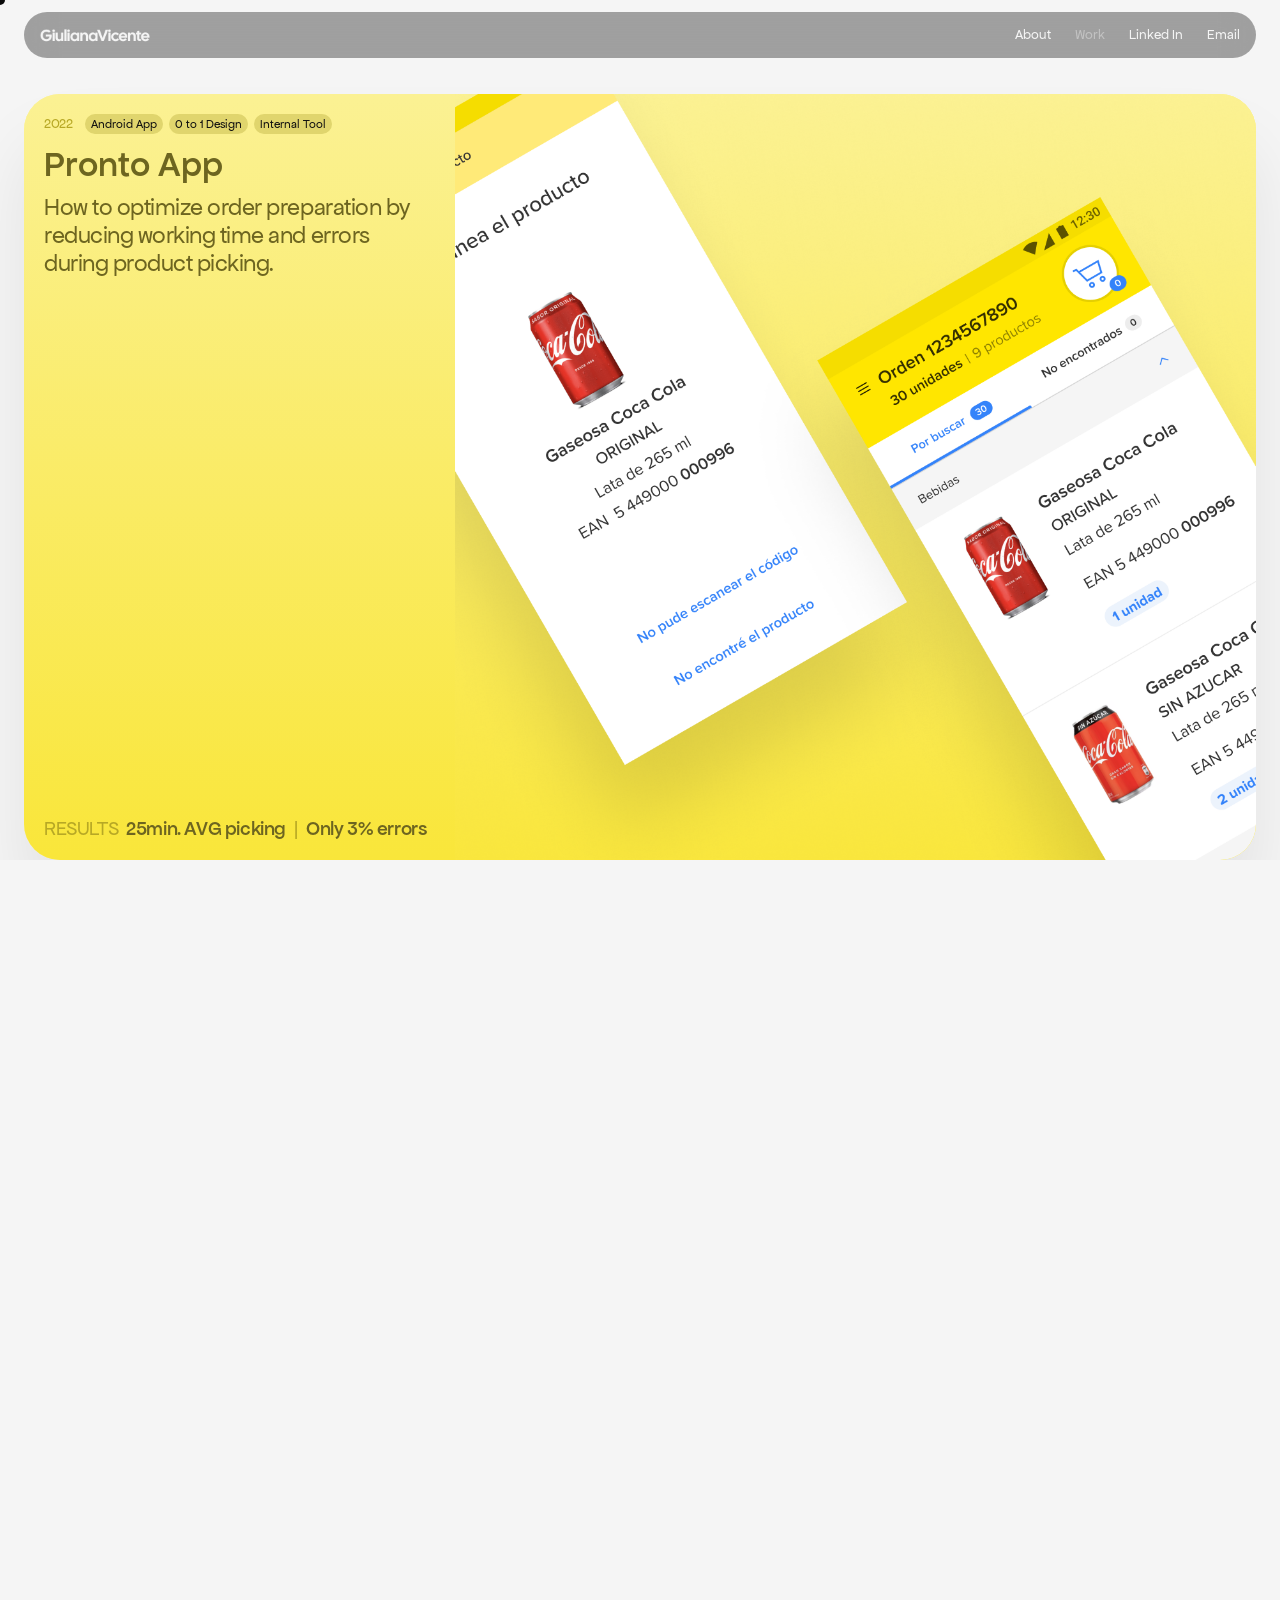
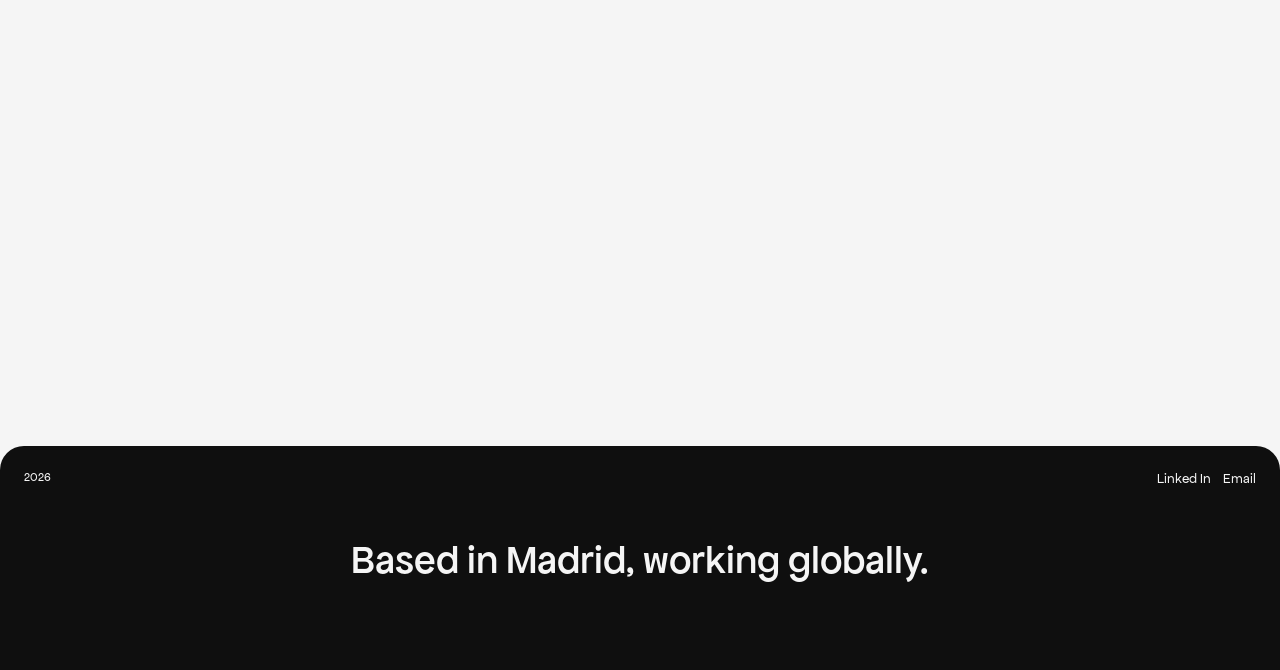
<file: work.html>
<!DOCTYPE html>
<html lang="en">
<head>
  <meta charset="UTF-8">
  <meta name="viewport" content="width=device-width, initial-scale=1.0">
  <title>Work — Giuliana Vicente</title>
  <link rel="apple-touch-icon" sizes="180x180" href="favicon/apple-touch-icon.png">
  <link rel="icon" type="image/png" sizes="16x16" href="favicon/favicon-16x16.png">
  <link rel="icon" type="image/x-icon" href="favicon/favicon.ico">
  <link rel="manifest" href="favicon/site.webmanifest">
  <link rel="stylesheet" href="style.css?v=14">
  <style>
    .case-studies { background-color: #f5f5f5; }
    .cs-sticky { border-radius: 0; box-shadow: none; }
  </style>
</head>
<body class="about-page">

  <div id="page-curtain"></div>

  <!-- Custom cursor -->
  <div id="cursor-dot"></div>
  <div id="cursor-bubble"><span id="cursor-bubble-text">See project</span></div>

  <!-- Navbar -->
  <nav class="navbar">
    <div class="navbar-inner">
      <a href="index.html" class="navbar-logo">
        <img src="images/logo.png" alt="Giuliana Vicente">
      </a>
      <div class="navbar-location">
        <div class="location-dot">
          <span class="dot-ring"></span>
          <span class="dot-core"></span>
        </div>
        <span>Based in Madrid, working globally</span>
      </div>
      <div class="navbar-links">
        <a href="about.html">About</a>
        <a href="work.html" class="nav-active">Work</a>
        <a href="https://www.linkedin.com/in/giuliana-vicente/" target="_blank" rel="noopener">Linked In</a>
        <a href="mailto:giuvicente23@gmail.com">Email</a>
      </div>
      <button class="navbar-hamburger" aria-label="Open menu" aria-expanded="false" aria-controls="mobile-menu">
        <span class="ham-line"></span>
        <span class="ham-line"></span>
        <span class="ham-line"></span>
      </button>
    </div>
  </nav>

  <!-- Mobile menu overlay -->
  <div class="mobile-menu" id="mobile-menu" aria-hidden="true">
    <div class="mobile-menu-inner">
      <button class="mobile-menu-close" aria-label="Close menu">✕</button>
      <nav class="mobile-menu-links">
        <a href="index.html">Home</a>
        <a href="about.html">About</a>
        <a href="work.html" class="nav-active">Work</a>
        <a href="https://www.linkedin.com/in/giuliana-vicente/" target="_blank" rel="noopener">Linked In</a>
        <a href="mailto:giuvicente23@gmail.com">Email</a>
      </nav>
    </div>
  </div>

  <main style="padding-top: 70px;">

    <!-- Case Studies -->
    <section class="case-studies" id="work">
      <div class="cs-sticky" style="height: calc(100vh - 70px); height: calc(100svh - 70px); top: 70px;">
        <div class="cs-track">
          <div class="cs-cards">

            <a href="pronto-app.html" class="card-row" style="--card-bg:#fbf193; --card-bg-mobile:#fbf191; --card-text:#6d6520; --card-gradient: linear-gradient(to bottom, #fbf193, #f9e63a); --card-img-gradient: linear-gradient(to bottom, #fbf193, #f9e63a); --card-secondary:#b7a825; --outcome-label-color:#b7a825; --tag-bg:#e0d56d; text-decoration:none; display:flex;">
              <div class="card">
                <div class="card-top">
                  <div class="card-meta">
                    <span class="card-year">2022</span>
                    <div class="card-tags">
                      <span class="tag">Android App</span>
                      <span class="tag">0 to 1 Design</span>
                      <span class="tag">Internal Tool</span>
                    </div>
                  </div>
                  <h3>Pronto App</h3>
                  <p>How to optimize order preparation by reducing working time and errors during product picking.</p>
                </div>
                <div class="card-outcome">
                  <span class="outcome-label">RESULTS</span>
                  <span class="card-metric">25min. AVG picking</span>
                  <span class="outcome-sep">|</span>
                  <span class="card-metric">Only 3% errors</span>
                </div>
              </div>
              <div class="card-img">
                <img src="images/case_study_03.png" alt="Pronto App project">
              </div>
            </a>

            <div class="card-row" style="--card-bg:#3ed473; --card-bg-mobile:#adeeae; --card-text:#0a3518; --card-gradient: linear-gradient(to bottom, #3ed473, #afeeaf); --card-img-gradient: linear-gradient(to bottom, #3ed473, #afeeaf); --card-secondary:#239a43; --outcome-label-color:#239a43; --tag-bg:#9be9a5;">
              <div class="card">
                <div class="card-top">
                  <div class="card-meta">
                    <span class="card-year">2025</span>
                    <div class="card-tags">
                      <span class="tag">Communication Flow</span>
                    </div>
                  </div>
                  <h3>Advisory Communications</h3>
                  <p>Improve conversion rates across the funnel for Mexico advisors to deliver better customer service.</p>
                </div>
                <div class="card-outcome">
                  <span class="outcome-label">RESULTS</span>
                  <span class="card-metric">+12% CR Visit</span>
                </div>
              </div>
              <div class="card-img">
                <img src="images/case_study_01.png" alt="Advisory Communications project">
              </div>
            </div>

            <a href="property.html" class="card-row" style="--card-bg:#3b62a0; --card-bg-mobile:#355b98; --card-text:#edf1ff; --card-gradient: linear-gradient(to bottom, #3b62a0, #94afdc); --card-img-gradient: linear-gradient(to bottom, #3b62a0, #94afdc); --card-secondary:#91adda; --outcome-label-color:#2c3279; --tag-bg:#91adda; text-decoration:none; display:flex;">
              <div class="card">
                <div class="card-top">
                  <div class="card-meta">
                    <span class="card-year">2024</span>
                    <div class="card-tags">
                      <span class="tag">Web Responsive</span>
                      <span class="tag">Redesign</span>
                      <span class="tag">SaaS</span>
                    </div>
                  </div>
                  <h3>Property Detail Page</h3>
                  <p>Optimizing the Property Detail Page to reduce support tickets.</p>
                </div>
                <div class="card-outcome">
                  <span class="outcome-label">RESULTS</span>
                  <span class="card-metric">-80% support tickets</span>
                </div>
              </div>
              <div class="card-img">
                <img src="images/case_study_02.png" alt="Property Detail Page project">
              </div>
            </a>

          </div>
        </div>
      </div>
    </section>

  </main>

  <!-- Footer -->
  <div class="footer-bg footer-bg--light">
  <footer class="footer--dark" id="contact">
    <div class="footer-inner">
      <span class="footer-year">2026</span>
      <p class="footer-tagline">Based in Madrid, working globally.</p>
      <div class="footer-social">
        <a href="https://www.linkedin.com/in/giuliana-vicente/" target="_blank" rel="noopener">Linked In</a>
        <a href="mailto:giuvicente23@gmail.com">Email</a>
      </div>
    </div>
  </footer>
  </div>

  <script>
    // ── Page transition ───────────────────────────────────────────────────
    var curtain = document.getElementById('page-curtain');
    curtain.classList.add('curtain-exit');
    document.addEventListener('click', function(e) {
      var link = e.target.closest('a');
      if (!link) return;
      var href = link.getAttribute('href');
      if (!href || link.target === '_blank' || href.startsWith('http') || href.startsWith('mailto') || href.startsWith('tel') || href.startsWith('#')) return;
      e.preventDefault();
      curtain.classList.remove('curtain-exit');
      curtain.classList.add('curtain-enter');
      setTimeout(function() { window.location.href = href; }, 550);
    });

    // ── Custom cursor ─────────────────────────────────────────────────────
    var cursorDot    = document.getElementById('cursor-dot');
    var cursorBubble = document.getElementById('cursor-bubble');
    var cursorX = window.innerWidth / 2;
    var cursorY = window.innerHeight / 2;
    var rafPending = false;

    document.addEventListener('mousemove', function(e) {
      cursorX = e.clientX;
      cursorY = e.clientY;
      if (!rafPending) {
        rafPending = true;
        requestAnimationFrame(function() {
          cursorDot.style.left    = cursorX + 'px';
          cursorDot.style.top     = cursorY + 'px';
          cursorBubble.style.left = cursorX + 'px';
          cursorBubble.style.top  = cursorY + 'px';
          rafPending = false;
        });
      }
    });

    var bubbleText = document.getElementById('cursor-bubble-text');

    document.querySelectorAll('.card-row').forEach(function(row) {
      row.addEventListener('mouseenter', function() {
        bubbleText.textContent = 'See project';
        document.body.classList.add('cursor-on-card');
      });
      row.addEventListener('mouseleave', function() {
        document.body.classList.remove('cursor-on-card');
      });
    });

    // ── Mobile hamburger menu ──────────────────────────────────────────────
    (function() {
      var btn   = document.querySelector('.navbar-hamburger');
      var menu  = document.getElementById('mobile-menu');
      var close = document.querySelector('.mobile-menu-close');
      if (!btn || !menu) return;

      function openMenu() {
        menu.classList.add('is-open');
        btn.classList.add('is-active');
        document.body.classList.add('menu-open');
        btn.setAttribute('aria-expanded', 'true');
        menu.setAttribute('aria-hidden', 'false');
      }
      function closeMenu() {
        menu.classList.remove('is-open');
        btn.classList.remove('is-active');
        document.body.classList.remove('menu-open');
        btn.setAttribute('aria-expanded', 'false');
        menu.setAttribute('aria-hidden', 'true');
      }

      btn.addEventListener('click', openMenu);
      if (close) close.addEventListener('click', closeMenu);
      menu.querySelectorAll('a').forEach(function(a) {
        a.addEventListener('click', closeMenu);
      });
    })();

    // ── Footer slide-up from below ─────────────────────────────────────────
    var footerEl = document.querySelector('footer');
    var footerObserver = new IntersectionObserver(function(entries) {
      entries.forEach(function(entry) {
        if (entry.isIntersecting) {
          footerEl.classList.add('footer-visible');
          footerObserver.unobserve(footerEl);
        }
      });
    }, { threshold: 0.05 });
    footerObserver.observe(footerEl);

    // ── Case Studies scroll-snap por card ────────────────────────────────
    (function() {
      var csSection = document.querySelector('.case-studies');
      var csCards   = document.querySelector('.cs-cards');
      var csTrack   = document.querySelector('.cs-track');
      if (!csSection || !csCards || !csTrack) return;

      var mq       = window.matchMedia('(max-width: 768px)');
      var cardRows = csSection.querySelectorAll('.card-row');
      var N        = cardRows.length;
      var GAP      = 12;

      function setHeight() {
        if (mq.matches) {
          csSection.style.height = '';
          csCards.style.transform = '';
          cardRows.forEach(function(row) { row.style.height = ''; });
          return;
        }
        var trackStyle  = window.getComputedStyle(csTrack);
        var padTop      = parseFloat(trackStyle.paddingTop);
        var padBot      = parseFloat(trackStyle.paddingBottom);
        var trackH      = csTrack.clientHeight - padTop - padBot;
        cardRows.forEach(function(row) {
          row.style.height = trackH + 'px';
        });
        csSection.style.height = (window.innerHeight * (N + 1)) + 'px';
        cardRows.forEach(function(row) { row.classList.add('revealed'); });
      }

      function onScroll() {
        if (mq.matches) return;
        var rect      = csSection.getBoundingClientRect();
        var scrolled  = -rect.top;
        var maxScroll = csSection.offsetHeight - window.innerHeight;
        var progress  = Math.max(0, Math.min(1, scrolled / maxScroll));

        var rawIndex  = Math.min(progress * N, N - 1);
        var cardIndex = Math.round(rawIndex);
        var tStyle    = window.getComputedStyle(csTrack);
        var pTop      = parseFloat(tStyle.paddingTop);
        var pBot      = parseFloat(tStyle.paddingBottom);
        var cardH     = csTrack.clientHeight - pTop - pBot;
        var snapY     = -(cardIndex * (cardH + GAP));
        csCards.style.transform = 'translateY(' + snapY.toFixed(2) + 'px)';
      }

      setHeight();
      window.addEventListener('resize', function() { setHeight(); onScroll(); });
      window.addEventListener('scroll', onScroll, { passive: true });
      onScroll();
    })();
  </script>

</body>
</html>
</file>
<file: style.css>
/* =============================================
   FONTS
   ============================================= */

@font-face {
  font-family: 'ApfelGrotezk';
  src: url('fonts/ApfelGrotezk-Regular.woff') format('woff');
  font-weight: 400;
  font-style: normal;
  font-display: swap;
}

@font-face {
  font-family: 'ApfelGrotezk';
  src: url('fonts/ApfelGrotezk-Mittel.woff') format('woff');
  font-weight: 500;
  font-style: normal;
  font-display: swap;
}

@font-face {
  font-family: 'ApfelGrotezk';
  src: url('fonts/ApfelGrotezk-Fett.woff') format('woff');
  font-weight: 700;
  font-style: normal;
  font-display: swap;
}

@font-face {
  font-family: 'FunnelDisplay';
  src: url('fonts/FunnelDisplay-Medium.woff') format('woff');
  font-weight: 500;
  font-style: normal;
  font-display: swap;
}

@font-face {
  font-family: 'Newake';
  src: url('fonts/NewakeFont-Demo.woff2') format('woff2');
  font-weight: 400;
  font-style: normal;
  font-display: swap;
}

/* =============================================
   RESET & BASE
   ============================================= */

*, *::before, *::after {
  box-sizing: border-box;
  margin: 0;
  padding: 0;
}

/* =============================================
   CUSTOM CURSOR
   ============================================= */

* {
  cursor: none !important;
}

#cursor-dot {
  position: fixed;
  top: 0;
  left: 0;
  width: 10px;
  height: 10px;
  background-color: #ffffff;
  border-radius: 50%;
  pointer-events: none;
  z-index: 9999;
  transform: translate(-50%, -50%);
  mix-blend-mode: difference;
  transition: opacity 0.2s ease, transform 0.25s cubic-bezier(0.16, 1, 0.3, 1);
  will-change: transform;
}

body.cursor-on-card #cursor-dot,
body.cursor-on-photo #cursor-dot {
  opacity: 0;
  transform: translate(-50%, -50%) scale(0);
}

#cursor-bubble {
  position: fixed;
  top: 0;
  left: 0;
  width: 110px;
  height: 110px;
  background-color: #0f0f0f;
  border-radius: 50%;
  pointer-events: none;
  z-index: 9998;
  transform: translate(-50%, -50%) scale(0);
  display: flex;
  align-items: center;
  justify-content: center;
  opacity: 0;
  transition: transform 0.35s cubic-bezier(0.16, 1, 0.3, 1),
              opacity 0.25s ease;
  will-change: transform;
}

body.cursor-on-card #cursor-bubble {
  transform: translate(-50%, -50%) scale(1);
  opacity: 1;
}

body.cursor-on-photo #cursor-bubble {
  transform: translate(-50%, -50%) scale(1);
  opacity: 1;
  background-color: #ffffff;
}

body.cursor-on-photo #cursor-bubble span {
  color: #0f0f0f;
}

#cursor-bubble span {
  font-family: 'ApfelGrotezk', sans-serif;
  font-weight: 500;
  font-size: 13px;
  color: #f5f5f5;
  pointer-events: none;
  white-space: nowrap;
}

:root {
  --black:  #0f0f0f;
  --white:  #f5f5f5;
  --grey:   #9a9393;
  --teal:   #1a7e7e;
}

html {
  scroll-behavior: smooth;
}

/* ── Page transition ──────────────────────────────────────────────────────── */
#page-curtain {
  position: fixed;
  inset: 0;
  background-color: #0f0f0f;
  z-index: 99999;
  transform: translateY(100%);
  pointer-events: none;
  will-change: transform;
}
#page-curtain.curtain-enter {
  animation: curtain-enter 0.55s cubic-bezier(0.76, 0, 0.24, 1) forwards;
  pointer-events: all;
}
#page-curtain.curtain-exit {
  animation: curtain-exit 0.55s cubic-bezier(0.76, 0, 0.24, 1) forwards;
}
@keyframes curtain-enter {
  from { transform: translateY(100%); }
  to   { transform: translateY(0%); }
}
@keyframes curtain-exit {
  from { transform: translateY(0%); }
  to   { transform: translateY(-100%); }
}

body {
  background-color: var(--black);
  color: var(--white);
  font-family: 'ApfelGrotezk', sans-serif;
  font-weight: 400;
  -webkit-font-smoothing: antialiased;
  -moz-osx-font-smoothing: grayscale;
}

img {
  display: block;
  max-width: 100%;
}

a {
  text-decoration: none;
  color: inherit;
}

/* =============================================
   SHARED: LABEL
   ============================================= */

.label {
  display: block;
  font-family: 'ApfelGrotezk', sans-serif;
  font-weight: 400;
  font-size: 12px;
  letter-spacing: 2.88px;
  line-height: 20px;
  color: var(--grey);
  text-transform: uppercase;
}

/* =============================================
   NAVBAR
   ============================================= */

.navbar {
  position: fixed;
  top: 0;
  left: 0;
  right: 0;
  z-index: 100;
  padding: 12px 24px;
}

.navbar-inner {
  display: flex;
  align-items: center;
  justify-content: space-between;
  width: 100%;
  height: 46px;
  padding: 0 16px;
  border-radius: 32px;
  background: rgba(0, 0, 0, 0.35);
  backdrop-filter: blur(16px);
  -webkit-backdrop-filter: blur(16px);
}

.navbar-location {
  display: none;
}

.navbar-location span {
  font-size: 14px;
  line-height: 20px;
  color: var(--white);
  white-space: nowrap;
}

.location-dot {
  position: relative;
  width: 16px;
  height: 16px;
  flex-shrink: 0;
  display: flex;
  align-items: center;
  justify-content: center;
}

.dot-core {
  position: absolute;
  width: 6px;
  height: 6px;
  border-radius: 50%;
  background: #ff3b30;
  z-index: 1;
}

.dot-ring {
  position: absolute;
  width: 12px;
  height: 12px;
  border-radius: 50%;
  background: rgba(255, 59, 48, 0.35);
  animation: radar-ping 1.8s ease-out infinite;
}

@keyframes radar-ping {
  0%   { transform: scale(0.8); opacity: 0.85; }
  100% { transform: scale(2.4); opacity: 0; }
}

.navbar-links {
  display: flex;
  align-items: center;
  gap: 24px;
}

.navbar-links a {
  font-size: 13.7px;
  line-height: 20px;
  color: var(--white);
  white-space: nowrap;
  transition: opacity 0.2s ease;
}

.navbar-links a.nav-active {
  opacity: 0.4;
}

.navbar--light .navbar-links a.nav-active {
  opacity: 0.4;
}

/* Logo */
.navbar-logo {
  display: flex;
  align-items: center;
  flex-shrink: 0;
  text-decoration: none;
}

.navbar-logo img {
  height: 28px;
  width: auto;
  display: block;
}

/* Hamburger — oculto en desktop */
.navbar-hamburger {
  display: none;
  flex-direction: column;
  align-items: center;
  justify-content: center;
  gap: 5px;
  width: 32px;
  height: 32px;
  background: none;
  border: none;
  cursor: pointer;
  padding: 4px;
  flex-shrink: 0;
}

.ham-line {
  display: block;
  width: 20px;
  height: 1.5px;
  background: var(--white);
  border-radius: 2px;
  transform-origin: center;
  transition: transform 0.4s cubic-bezier(0.16, 1, 0.3, 1),
              opacity  0.25s ease;
}

/* Línea 1 → brazo superior de la X */
.navbar-hamburger.is-active .ham-line:nth-child(1) {
  transform: translateY(6.5px) rotate(45deg);
}

/* Línea 2 → desaparece */
.navbar-hamburger.is-active .ham-line:nth-child(2) {
  transform: scaleX(0);
  opacity: 0;
}

/* Línea 3 → brazo inferior de la X */
.navbar-hamburger.is-active .ham-line:nth-child(3) {
  transform: translateY(-6.5px) rotate(-45deg);
}

/* Mobile menu overlay — clip-path desde esquina superior derecha */
.mobile-menu {
  display: flex;
  flex-direction: column;
  position: fixed;
  inset: 0;
  height: 100vh;
  height: 100svh;
  z-index: 200;
  background-color: #ffffff;
  clip-path: circle(0% at calc(100% - 32px) 38px);
  pointer-events: none;
  transition: clip-path 0.75s cubic-bezier(0.16, 1, 0.3, 1);
}

.mobile-menu.is-open {
  clip-path: circle(170% at calc(100% - 32px) 38px);
  pointer-events: all;
}

body.menu-open {
  overflow: hidden;
}

.mobile-menu-inner {
  display: flex;
  flex-direction: column;
  height: 100%;
  padding: 16px 16px 48px;
  position: relative;
}

.mobile-menu-close {
  align-self: flex-end;
  background: none;
  border: none;
  color: var(--black);
  font-size: 20px;
  line-height: 1;
  cursor: pointer;
  padding: 8px;
  opacity: 0.4;
  transition: opacity 0.2s ease;
  font-family: 'ApfelGrotezk', sans-serif;
}

.mobile-menu-close:hover {
  opacity: 1;
}

.mobile-menu-links {
  display: flex;
  flex-direction: column;
  justify-content: center;
  flex: 1;
  gap: 32px;
  padding: 0 8px;
}

.mobile-menu-links a {
  font-family: 'ApfelGrotezk', sans-serif;
  font-size: 40px;
  line-height: 44px;
  color: var(--black);
  text-decoration: none;
  opacity: 0;
  transform: translateY(12px);
  transition: opacity 0.3s ease, transform 0.4s cubic-bezier(0.16, 1, 0.3, 1),
              color 0.2s ease;
}

.mobile-menu.is-open .mobile-menu-links a {
  opacity: 1;
  transform: translateY(0);
}

.mobile-menu.is-open .mobile-menu-links a:nth-child(1) { transition-delay: 0.22s; }
.mobile-menu.is-open .mobile-menu-links a:nth-child(2) { transition-delay: 0.30s; }
.mobile-menu.is-open .mobile-menu-links a:nth-child(3) { transition-delay: 0.38s; }
.mobile-menu.is-open .mobile-menu-links a:nth-child(4) { transition-delay: 0.46s; }
.mobile-menu.is-open .mobile-menu-links a:nth-child(5) { transition-delay: 0.54s; }

.mobile-menu-links a:hover,
.mobile-menu-links a:active {
  opacity: 0.4;
}

.mobile-menu-links a.nav-active {
  opacity: 0.35;
}

/* Navbar variante clara (sobre fondo blanco) */
.navbar--light .navbar-inner {
  background: rgba(245, 245, 245, 0.75);
  border: 1px solid rgba(0,0,0,0.08);
}

.navbar--light .navbar-location span,
.navbar--light .navbar-links a {
  color: var(--black);
}

/* Footer variante invertida (fondo negro) */
footer.footer--dark {
  background-color: var(--black);
  border-radius: 24px 24px 0 0;
  margin-top: -24px;
  position: relative;
  z-index: 3;
}

footer.footer--dark .footer-year,
footer.footer--dark .footer-tagline,
footer.footer--dark .footer-social a {
  color: var(--white);
}

.navbar-links a:hover {
  opacity: 0.6;
}

/* =============================================
   HERO
   ============================================= */

.hero {
  position: sticky;
  top: 0;
  z-index: 0;
  display: flex;
  flex-direction: column;
  align-items: center;
  justify-content: center;
  height: 100vh;
  height: 100svh;
  width: 100%;
  overflow: clip;
}

.hero-bg {
  position: absolute;
  inset: 0;
  z-index: 0;
  overflow: hidden;
}

.hero-bg-img {
  position: absolute;
  top: 50%;
  left: 50%;
  width: auto;
  height: auto;
  max-width: none;
  transform: translate(-50%, -50%);
  will-change: transform;
}


.hero-text {
  position: absolute;
  top: 50%;
  left: 0;
  right: 0;
  transform: translateY(-50%);
  z-index: 2;
  width: 100%;
  text-align: center;
}

.hero-title {
  font-family: 'ApfelGrotezk', sans-serif;
  font-weight: 400;
  font-size: clamp(52px, 11.1vw, 160px);
  line-height: 0.95;
  color: var(--white);
  text-transform: uppercase;
  overflow: hidden;
}

.hero-line--product {
  padding-left: 0;
}

.hero-line--designer {
  padding-left: 0;
}

.hero-name {
  font-family: 'ApfelGrotezk', sans-serif;
  font-weight: 400;
  font-size: clamp(18px, 3vw, 44px);
  line-height: 1;
  color: var(--white);
  text-align: center;
  margin-top: 20px;
  overflow: hidden;
}

/* ── Hero title: horizontal mask reveal ─── */
.line-mask {
  display: block;
  overflow: hidden;
}

.line-reveal {
  display: block;
  opacity: 0;
  transform: translateX(-6px);
  clip-path: inset(0 100% 0 0);
  animation: line-mask-reveal 0.9s cubic-bezier(0.77, 0, 0.175, 1) forwards;
}

@keyframes line-mask-reveal {
  0%   { clip-path: inset(0 100% 0 0); opacity: 1; transform: translateX(-6px); }
  100% { clip-path: inset(0 0% 0 0);   opacity: 1; transform: translateX(0); }
}

/* Name: fade + slide up */
.name-mask {
  display: block;
  overflow: hidden;
}

.name-reveal {
  display: block;
  opacity: 0;
  transform: translateY(16px);
  animation: name-fade-up 0.7s cubic-bezier(0.16, 1, 0.3, 1) forwards;
}

@keyframes name-fade-up {
  to { opacity: 1; transform: translateY(0); }
}

/* Hero location — visible en todos los viewports */
.hero-location-mobile {
  display: flex;
  position: absolute;
  bottom: 24px;
  left: 0;
  right: 0;
  justify-content: center;
  align-items: center;
  gap: 8px;
  z-index: 2;
}

.hero-location-mobile span {
  font-size: 14px;
  line-height: 20px;
  color: var(--white);
  white-space: nowrap;
}

/* WoW inline images — only visible on mobile */
.wow-item-img {
  display: none;
  width: 100%;
  height: 200px;
  border-radius: 12px;
  overflow: hidden;
  margin-top: 4px;
}

.wow-item-img img {
  width: 100%;
  height: 100%;
  object-fit: cover;
}

footer.footer-visible .footer-inner {
  opacity: 1;
  transform: translateY(0);
}

/* ── Scroll reveal ─────────────────────── */
.reveal-on-scroll {
  opacity: 0;
  transform: translateY(28px);
  transition: opacity 0.7s cubic-bezier(0.16, 1, 0.3, 1),
              transform 0.7s cubic-bezier(0.16, 1, 0.3, 1);
  transition-delay: calc(var(--delay, 0) * 0.1s);
}

.reveal-on-scroll.revealed {
  opacity: 1;
  transform: translateY(0);
}

/* =============================================
   DESCRIPTION
   ============================================= */

.description {
  display: flex;
  flex-direction: column;
  gap: 10px;
  padding: 80px 64px;
  width: 100%;
  position: relative;
  z-index: 1;
  background-color: var(--black);
  border-radius: 24px 24px 0 0;
  box-shadow: 0 -12px 48px rgba(0,0,0,0.5);
}

.description p {
  font-family: 'ApfelGrotezk', sans-serif;
  font-weight: 400;
  font-size: 48px;
  line-height: 52px;
  color: var(--white);
}

/* =============================================
   AREAS OF EXPERTISE (ex Way of Working)
   ============================================= */

.wow {
  display: flex;
  flex-direction: column;
  gap: 32px;
  padding: 80px 64px;
  width: 100%;
  position: relative;
  z-index: 2;
  background-color: var(--black);
  border-radius: 24px 24px 0 0;
  box-shadow: 0 -16px 48px rgba(0,0,0,0.12);
  margin-top: -24px;
}

.wow-cols {
  display: flex;
  gap: 32px;
  align-items: flex-start;
  width: 100%;
}

.wow-col {
  flex: 1;
  display: flex;
  flex-direction: column;
  gap: 12px;
  cursor: default;
  transition: color 0.35s ease;
  color: #747474;
  min-width: 0;
}

.wow-col h3 {
  font-family: 'ApfelGrotezk', sans-serif;
  font-weight: 500;
  font-size: 20px;
  line-height: 24px;
  color: inherit;
}

.wow-col p {
  font-family: 'ApfelGrotezk', sans-serif;
  font-weight: 400;
  font-size: 20px;
  line-height: 24px;
  color: inherit;
}

.wow-col--active {
  color: var(--white);
}

/* =============================================
   PHILOSOPHY
   ============================================= */

.philosophy {
  width: 100%;
  background-color: #23489d;
  display: flex;
  flex-direction: column;
  align-items: center;
  justify-content: center;
  padding: 120px 64px;
  position: sticky;
  top: 0;
  z-index: 1;
  overflow: hidden;
}

.philosophy-inner {
  display: flex;
  flex-direction: column;
  align-items: center;
  gap: 0;
  text-align: center;
}

.philosophy-label {
  font-family: 'ApfelGrotezk', sans-serif;
  font-weight: 400;
  font-size: 80px;
  line-height: 80px;
  color: #3483FA;
  white-space: nowrap;
}

.philosophy-text {
  font-family: 'ApfelGrotezk', sans-serif;
  font-weight: 500;
  font-size: 80px;
  line-height: 120px;
  color: var(--white);
  white-space: nowrap;
  display: block;
}

/* Animated text — each phrase cycles in/out */
.philosophy-phrase {
  display: inline-block;
  animation: philosophy-in 0.7s cubic-bezier(0.16, 1, 0.3, 1) both;
}

.philosophy-phrase.philosophy-out {
  animation: philosophy-out 0.5s cubic-bezier(0.4, 0, 1, 1) both;
}

@keyframes philosophy-in {
  from { opacity: 0; transform: translateY(20px); }
  to   { opacity: 1; transform: translateY(0); }
}

@keyframes philosophy-out {
  from { opacity: 1; transform: translateY(0); }
  to   { opacity: 0; transform: translateY(-20px); }
}

/* =============================================
   CASE STUDIES
   ============================================= */

/* Sección: fondo negro para tapar el hero sticky detrás */
.case-studies {
  position: relative;
  z-index: 2;
  background-color: var(--black);
}

/* Sticky viewport — el contenedor visual real */
.cs-sticky {
  position: sticky;
  top: 0;
  height: 100vh;
  height: 100svh;
  overflow: hidden;
  background-color: #f5f5f5;
  border-radius: 24px 24px 0 0;
  box-shadow: 0 -16px 48px rgba(0, 0, 0, 0.35);
  display: flex;
  flex-direction: column;
  padding-top: 16px;
}

/* Label CASE STUDIES */
.cs-header {
  flex-shrink: 0;
  padding: 24px 24px 16px 64px;
}

.label--dark {
  color: #747474;
}

/* Track: recorta el stack de cards */
.cs-track {
  flex: 1;
  overflow: hidden;
  position: relative;
  padding: 8px 24px 0;
  margin-bottom: 40px;
}

/* Stack de cards — JS anima el translateY */
.cs-cards {
  display: flex;
  flex-direction: column;
  gap: 12px;
  padding-bottom: 48px;
  will-change: transform;
  transition: transform 0.5s cubic-bezier(0.4, 0, 0.2, 1);
}

/* ── Fila de proyecto ─────────────────────────
   Un solo rectángulo redondeado con shadow.
   Altura asignada por JS.
   ─────────────────────────────────────────── */
.card-row {
  display: flex;
  align-items: stretch;
  flex-shrink: 0;
  border-radius: 36px;
  overflow: hidden;
  box-shadow: 0px 50px 70px 0px rgba(0, 0, 0, 0.08);
  cursor: pointer;
  background-color: var(--card-bg, #f5f5f5);
}

/* ── Panel de texto (izquierda) ──────────────── */
.card {
  background: var(--card-gradient, var(--card-bg, #f5f5f5));
  flex: 0 0 35%;
  padding: 20px;
  display: flex;
  flex-direction: column;
  justify-content: space-between;
  min-width: 0;
}

.card-top {
  display: flex;
  flex-direction: column;
  gap: 12px;
}

.card-meta {
  display: flex;
  flex-direction: row;
  align-items: center;
  gap: 12px;
}

.card-year {
  font-family: 'ApfelGrotezk', sans-serif;
  font-weight: 400;
  font-size: 14px;
  line-height: 20px;
  letter-spacing: -0.28px;
  color: var(--card-secondary, var(--grey));
  white-space: nowrap;
}

.card-tags {
  display: flex;
  gap: 6px;
  flex-wrap: wrap;
}

.tag {
  display: inline-flex;
  align-items: center;
  justify-content: center;
  padding: 2px 6px;
  border-radius: 24px;
  background-color: var(--tag-bg, #f5f5f5);
  font-family: 'ApfelGrotezk', sans-serif;
  font-size: 12px;
  line-height: 16px;
  color: var(--black);
  white-space: nowrap;
}

.card h3 {
  font-family: 'ApfelGrotezk', sans-serif;
  font-weight: 500;
  font-size: 36px;
  line-height: 36px;
  color: var(--card-text, var(--black));
}

.card-top > p {
  font-family: 'ApfelGrotezk', sans-serif;
  font-weight: 400;
  font-size: 24px;
  line-height: 28px;
  letter-spacing: -0.48px;
  color: var(--card-text, var(--black));
}

.card-outcome {
  display: flex;
  align-items: center;
  gap: 8px;
  flex-wrap: wrap;
}

.outcome-label {
  font-family: 'ApfelGrotezk', sans-serif;
  font-weight: 400;
  font-size: 20px;
  line-height: 22px;
  letter-spacing: -0.4px;
  color: var(--outcome-label-color, var(--card-secondary, var(--grey)));
  white-space: nowrap;
}

.card-metric {
  font-family: 'ApfelGrotezk', sans-serif;
  font-weight: 500;
  font-size: 20px;
  line-height: 20px;
  letter-spacing: -0.4px;
  color: var(--card-text, var(--black));
  white-space: nowrap;
}

.outcome-sep {
  color: var(--card-secondary, var(--grey));
  font-size: 20px;
  line-height: 20px;
}

/* ── Panel de imagen (derecha) ───────────────── */
.card-img {
  flex: 1;
  position: relative;
  min-width: 0;
  background: var(--card-img-gradient, var(--card-bg, #f5f5f5));
}

.card-img img {
  position: absolute;
  inset: 0;
  width: 100%;
  height: 100%;
  object-fit: cover;
  display: block;
}

/* =============================================
   EXPERIENCE & SKILLS
   ============================================= */

.experience-skills {
  background-color: var(--black);
  display: flex;
  gap: 64px;
  align-items: flex-start;
  padding: 120px 24px;
  width: 100%;
  position: relative;
  z-index: 1;
}

.experience-col,
.skills-col {
  flex: 1;
  display: flex;
  flex-direction: column;
  gap: 20px;
  min-width: 0;
}

.exp-item {
  border-top: 1px solid rgba(245, 245, 245, 0.2);
  padding-top: 12px;
  display: flex;
  flex-direction: column;
  gap: 4px;
}

.exp-header {
  display: flex;
  align-items: flex-start;
  justify-content: space-between;
  gap: 16px;
}

.exp-header h3 {
  font-family: 'ApfelGrotezk', sans-serif;
  font-weight: 500;
  font-size: 16px;
  line-height: 20px;
  letter-spacing: -0.32px;
  color: #ffffff;
  white-space: nowrap;
}

.exp-date {
  font-family: 'ApfelGrotezk', sans-serif;
  font-size: 12px;
  line-height: 18px;
  color: var(--grey);
  white-space: nowrap;
  flex-shrink: 0;
}

.exp-company {
  font-family: 'ApfelGrotezk', sans-serif;
  font-size: 12px;
  line-height: 18px;
  color: var(--grey);
}

.skill-tags {
  display: flex;
  flex-wrap: wrap;
  gap: 8px;
}

.skill-tag {
  display: inline-flex;
  align-items: center;
  justify-content: center;
  padding: 6px 8px;
  border: 1px solid var(--white);
  border-radius: 24px;
  font-family: 'ApfelGrotezk', sans-serif;
  font-size: 16px;
  line-height: 24px;
  color: var(--white);
  white-space: nowrap;
  transition: background-color 0.25s ease, color 0.25s ease, border-color 0.25s ease;
}

.skill-tag:hover {
  background-color: transparent;
  border-color: var(--pill-color, var(--white));
  color: var(--pill-color, var(--white));
}

/* =============================================
   ABOUT PAGE — REVEAL ANIMATION
   ============================================= */

@keyframes about-reveal {
  from {
    opacity: 0;
    clip-path: inset(0 0 100% 0);
    transform: translateY(16px);
  }
  to {
    opacity: 1;
    clip-path: inset(0 0 0% 0);
    transform: translateY(0);
  }
}

/* =============================================
   ABOUT PAGE
   ============================================= */

.about-page {
  background-color: #f5f5f5;
  cursor: none;
}

.about-main {
  padding-top: 70px; /* altura navbar */
}

/* ── Description fold ── */
.about-description {
  display: flex;
  flex-direction: row;
  align-items: flex-start;
  gap: 40px;
  padding: 80px 64px;
  min-height: 600px;
  background-color: #f5f5f5;
  position: relative;
  z-index: 0;
}

.about-desc-left {
  flex: 1;
  display: flex;
  align-items: flex-start;
  padding-top: 6px;
}

.about-desc-right {
  flex: 1;
  display: flex;
  flex-direction: column;
  gap: 10px;
}

.about-me-label {
  font-family: 'ApfelGrotezk', sans-serif;
  font-weight: 400;
  font-size: 12px;
  line-height: 20px;
  letter-spacing: 2.88px;
  color: #747474;
  text-transform: uppercase;
}

.about-intro {
  font-family: 'ApfelGrotezk', sans-serif;
  font-size: 48px;
  line-height: 52px;
  color: #0f0f0f;
  max-width: 583px;
}

/* ── Photo marquee strip ── */
.about-marquee {
  overflow: hidden;
  background-color: #0f0f0f;
  position: relative;
  z-index: 1;
  padding: 80px 0;
}

.about-marquee-track {
  display: flex;
  gap: 32px;
  width: max-content;
  background-color: #0f0f0f;
  animation: about-marquee 35s linear infinite;
}

.about-marquee-track img {
  height: 212px;
  width: 212px;
  border-radius: 16px;
  object-fit: cover;
  display: block;
  flex-shrink: 0;
}

@keyframes about-marquee {
  from { transform: translateX(0); }
  to   { transform: translateX(-50%); }
}

/* Line-by-line scroll reveal */
.about-line-wrap {
  display: block;
  overflow: hidden;
}
.about-line-inner {
  display: block;
  transform: translateY(110%);
  transition: transform 0.8s cubic-bezier(0.16, 1, 0.3, 1);
}
.about-line-inner.line-revealed {
  transform: translateY(0);
}

/* ── Body: experience + skills ── */
.about-body {
  display: flex;
  gap: 37px;
  padding: 40px 64px 80px;
  background-color: #f5f5f5;
  align-items: flex-start;
}

/* Columna experiencia */
.about-experience {
  flex: 1;
  display: flex;
  flex-direction: column;
  gap: 20px;
}

.about-jobs {
  display: flex;
  flex-direction: column;
  gap: 50px;
}

.about-job {
  display: flex;
  flex-wrap: wrap;
  gap: 0;
  align-items: flex-start;
  padding-top: 20px;
  border-top: 0.5px solid #747474;
}

.about-job-title {
  flex: 0 0 400px;
  min-width: 220px;
  display: flex;
  flex-direction: column;
  gap: 12px;
}

.about-job-role {
  display: flex;
  flex-wrap: nowrap;
  align-items: baseline;
  gap: 12px;
}

.about-job-company {
  font-family: 'ApfelGrotezk', sans-serif;
  font-size: 14px;
  line-height: 18px;
  color: #747474;
}

.about-job-dates {
  font-family: 'ApfelGrotezk', sans-serif;
  font-size: 14px;
  line-height: 18px;
  color: #747474;
}

.about-job-title h3 {
  font-family: 'ApfelGrotezk', sans-serif;
  font-weight: 500;
  font-size: 16px;
  line-height: 20px;
  letter-spacing: -0.32px;
  color: var(--black);
}

.about-job-meta {
  display: flex;
  flex-direction: column;
  gap: 2px;
  font-family: 'ApfelGrotezk', sans-serif;
  font-size: 14px;
  line-height: 18px;
  color: #747474;
}

.about-job-desc {
  flex: 1;
  min-width: 300px;
  font-family: 'ApfelGrotezk', sans-serif;
  font-size: 16px;
  line-height: 20px;
  color: var(--black);
}

.about-job-desc ul {
  padding-left: 0;
  margin: 0;
  list-style: none;
  display: flex;
  flex-direction: column;
  gap: 16px;
}

.about-job-desc li {
  padding-left: 20px;
  position: relative;
}

.about-job-desc li::before {
  content: '•';
  position: absolute;
  left: 0;
  color: var(--black);
}

/* Columna skills */
.about-skills {
  flex: 1;
  display: flex;
  flex-direction: column;
  gap: 20px;
  position: sticky;
  top: 110px;
  align-self: flex-start;
}

.about-tags {
  display: flex;
  flex-wrap: wrap;
  gap: 8px;
}

/* Pills: mismo estilo que la home */
.about-tag {
  font-family: 'ApfelGrotezk', sans-serif;
  font-size: 14px;
  line-height: 20px;
  color: var(--black);
  border: 0.5px solid var(--black);
  border-radius: 24px;
  padding: 3px 10px;
  white-space: nowrap;
  position: relative;
  z-index: 10000;
  background-color: transparent;
  transition: border-color 0.25s ease, color 0.25s ease;
  cursor: none;
}

.about-tag:hover {
  background-color: #0f0f0f;
  color: #f5f5f5;
}

/* Mobile about */
@media (max-width: 768px) {
  .about-description {
    flex-direction: column;
    padding: 80px 24px 48px;
    min-height: auto;
    align-items: flex-start;
    gap: 20px;
  }

  .about-desc-left {
    flex: none;
    align-items: flex-start;
  }

  .about-desc-right {
    flex: none;
    width: 100%;
  }

  .about-intro {
    font-size: 32px;
    line-height: 38px;
    max-width: 100%;
  }

  .about-body {
    flex-direction: column;
    gap: 0;
    padding: 20px 16px 40px;
  }

  .about-experience,
  .about-skills {
    width: 100%;
  }

  .about-skills {
    padding-top: 20px;
    position: static;
  }

  .about-job {
    flex-direction: column;
  }

  .about-job-title {
    flex: none;
    width: 100%;
  }

  .about-job-role {
    flex-wrap: wrap;
  }

  .about-job-desc {
    margin-top: 16px;
  }

  .about-job-meta {
    flex-direction: row;
    justify-content: space-between;
  }
}

/* =============================================
   FOOTER
   ============================================= */

/* Wrapper full-width que cubre el hero en los costados */
.footer-bg {
  width: 100%;
  position: relative;
  z-index: 3;
  background-color: var(--black); /* costados negros → footer blanco (index) */
}
.footer-bg--light {
  background-color: #f5f5f5;     /* costados claros → footer negro (about) */
}

footer {
  background-color: var(--white);
  width: 100%;
  max-width: 1390px;
  margin: 0 auto;
  border-radius: 24px 24px 0 0;
  overflow: hidden;
  position: relative;
  z-index: 2;
}

.footer-inner {
  display: flex;
  align-items: flex-start;
  justify-content: space-between;
  padding: 23px 24px;
  min-height: 224px;
  position: relative;
  opacity: 0;
  transform: translateY(60px);
  transition: opacity 0.9s cubic-bezier(0.16, 1, 0.3, 1),
              transform 1.1s cubic-bezier(0.16, 1, 0.3, 1);
}

.footer-year {
  font-family: 'ApfelGrotezk', sans-serif;
  font-size: 12px;
  line-height: 16px;
  color: var(--black);
  white-space: nowrap;
}

.footer-tagline {
  position: absolute;
  left: 50%;
  top: 114px;
  transform: translate(-50%, -50%);
  font-family: 'ApfelGrotezk', sans-serif;
  font-weight: 500;
  font-size: 40px;
  line-height: 44px;
  color: var(--black);
  text-align: center;
  white-space: nowrap;
}

.footer-social {
  display: flex;
  gap: 12px;
  align-items: center;
}

.footer-social a {
  font-family: 'ApfelGrotezk', sans-serif;
  font-size: 13.7px;
  line-height: 20px;
  color: var(--black);
  white-space: nowrap;
  transition: opacity 0.2s ease;
}

.footer-social a:hover {
  opacity: 0.5;
}

/* Way of Working — imagen reducida por debajo de 1300px */
@media (max-width: 1300px) {
  .wow-image {
    width: 360px;
    height: 256px;
  }
}

/* =============================================
   TABLET  (769px – 1024px)
   ============================================= */

@media (min-width: 769px) and (max-width: 1024px) {

  /* Side margins → 32px */
  .description        { padding: 80px 32px; }
  .about-description  { padding: 80px 32px; }
  .about-body         { padding: 40px 32px 80px; }

  /* Way of Working — márgenes alineados con case studies */
  .wow { padding: 120px 32px; }

  /* Cards — layout horizontal 50/50 */
  .card-row {
    flex-direction: row;
    height: auto;
  }
  .card {
    flex: 0 0 50%;
    width: auto;
    padding: 20px;
    border-radius: 0;
  }
  .card-img {
    flex: 0 0 50%;
    width: auto;
    min-height: 280px;
  }

  /* Márgenes internos de case studies alineados con wow */
  .cs-header { padding: 24px 32px 16px; }
  .cs-track  { padding: 8px 32px 0; }

}

/* =============================================
   MOBILE  (≤ 767px)
   ============================================= */

@media (max-width: 768px) {

  /* ── Navbar ───────────────────────────────── */
  .navbar { padding: 12px 16px; }
  .navbar-location { display: none; }
  .navbar-inner { justify-content: space-between; }
  .navbar-links { display: none; }
  .navbar-hamburger { display: flex; }

  /* ── Hero ─────────────────────────────────── */
  .hero {
    height: 448px;
    height: 448px;
  }

  .hero-location-mobile {
    display: flex;
    left: 0;
    right: 0;
    justify-content: center;
    padding: 0 16px;
  }

  .hero-text {
    padding: 0 16px;
    text-align: center;
  }

  .hero-title {
    font-size: 54px;
    line-height: 54px;
    text-align: center;
  }

  .hero-line--product { padding-left: 0; }
  .hero-line--designer { padding-left: 0; }

  .hero-name {
    font-size: 16px;
    line-height: 1.2;
    margin-top: 12px;
  }

  /* ── Description ─────────────────────────── */
  .description {
    padding: 40px 16px;
    border-radius: 0;
  }

  .description p {
    font-size: 32px;
    line-height: 32px;
  }

  /* ── Areas of Expertise ─────────────────── */
  .wow {
    padding: 40px 16px;
    gap: 24px;
  }

  .wow-cols {
    flex-direction: column;
    gap: 24px;
  }

  .wow-col h3,
  .wow-col p {
    font-size: 16px;
    line-height: 22px;
  }

  /* ── Philosophy ──────────────────────────── */
  .philosophy {
    padding: 80px 24px;
  }

  .philosophy-label,
  .philosophy-text {
    font-size: 40px;
    line-height: 1.1;
    white-space: normal;
  }

  /* ── Case Studies ────────────────────────── */
  .case-studies { padding: 0; }
  .cs-sticky {
    position: relative;
    height: auto;
    overflow: visible;
    background-color: #f5f5f5;
    padding-bottom: 40px;
    border-radius: 0;
    box-shadow: none;
  }
  .cs-header { padding: 24px 16px 16px; }
  .cs-track  { overflow: visible; flex: none; padding: 0 16px; margin-bottom: 0; }
  .cs-cards  { transform: none !important; gap: 12px; }

  /* Cards <768px: disposición vertical */
  .card-row {
    flex-direction: column;
    height: auto !important;
    border-radius: 24px;
    overflow: hidden;
  }
  .card {
    flex: none;
    width: 100%;
    padding: 16px;
    border-radius: 0;
    justify-content: flex-start;
    gap: 48px;
    background: var(--card-bg-mobile, var(--card-bg));
  }
  .card-img {
    flex: none;
    width: 100%;
    height: 259px;
    min-height: unset;
  }

  .card h3 { font-size: 32px; line-height: 32px; }

  .card-top > p { font-size: 20px; line-height: 22px; letter-spacing: -0.4px; }

  .outcome-label { color: var(--card-secondary, var(--grey)); }

  /* ── Experience & Skills ─────────────────── */
  .experience-skills {
    flex-direction: column;
    padding: 40px 0;
    gap: 40px;
  }

  .experience-col {
    padding: 0 16px;
    width: 100%;
  }

  .skills-col {
    padding: 0 16px;
  }

  /* ── Footer ──────────────────────────────── */
  footer { max-width: 100%; }

  .footer-inner {
    flex-wrap: wrap;
    align-items: center;
    padding: 40px 16px;
    min-height: auto;
    gap: 24px 0;
  }

  .footer-year  { order: 1; flex: 1; }
  .footer-social { order: 2; }

  .footer-tagline {
    order: 3;
    position: static;
    transform: none;
    left: auto;
    top: auto;
    width: 100%;
    flex-basis: 100%;
    text-align: center;
    font-size: 32px;
    line-height: 36px;
    white-space: normal;
  }

}

/* =============================================
   SMALL MOBILE  (≤ 600px) — cards apiladas
   ============================================= */
</file>
